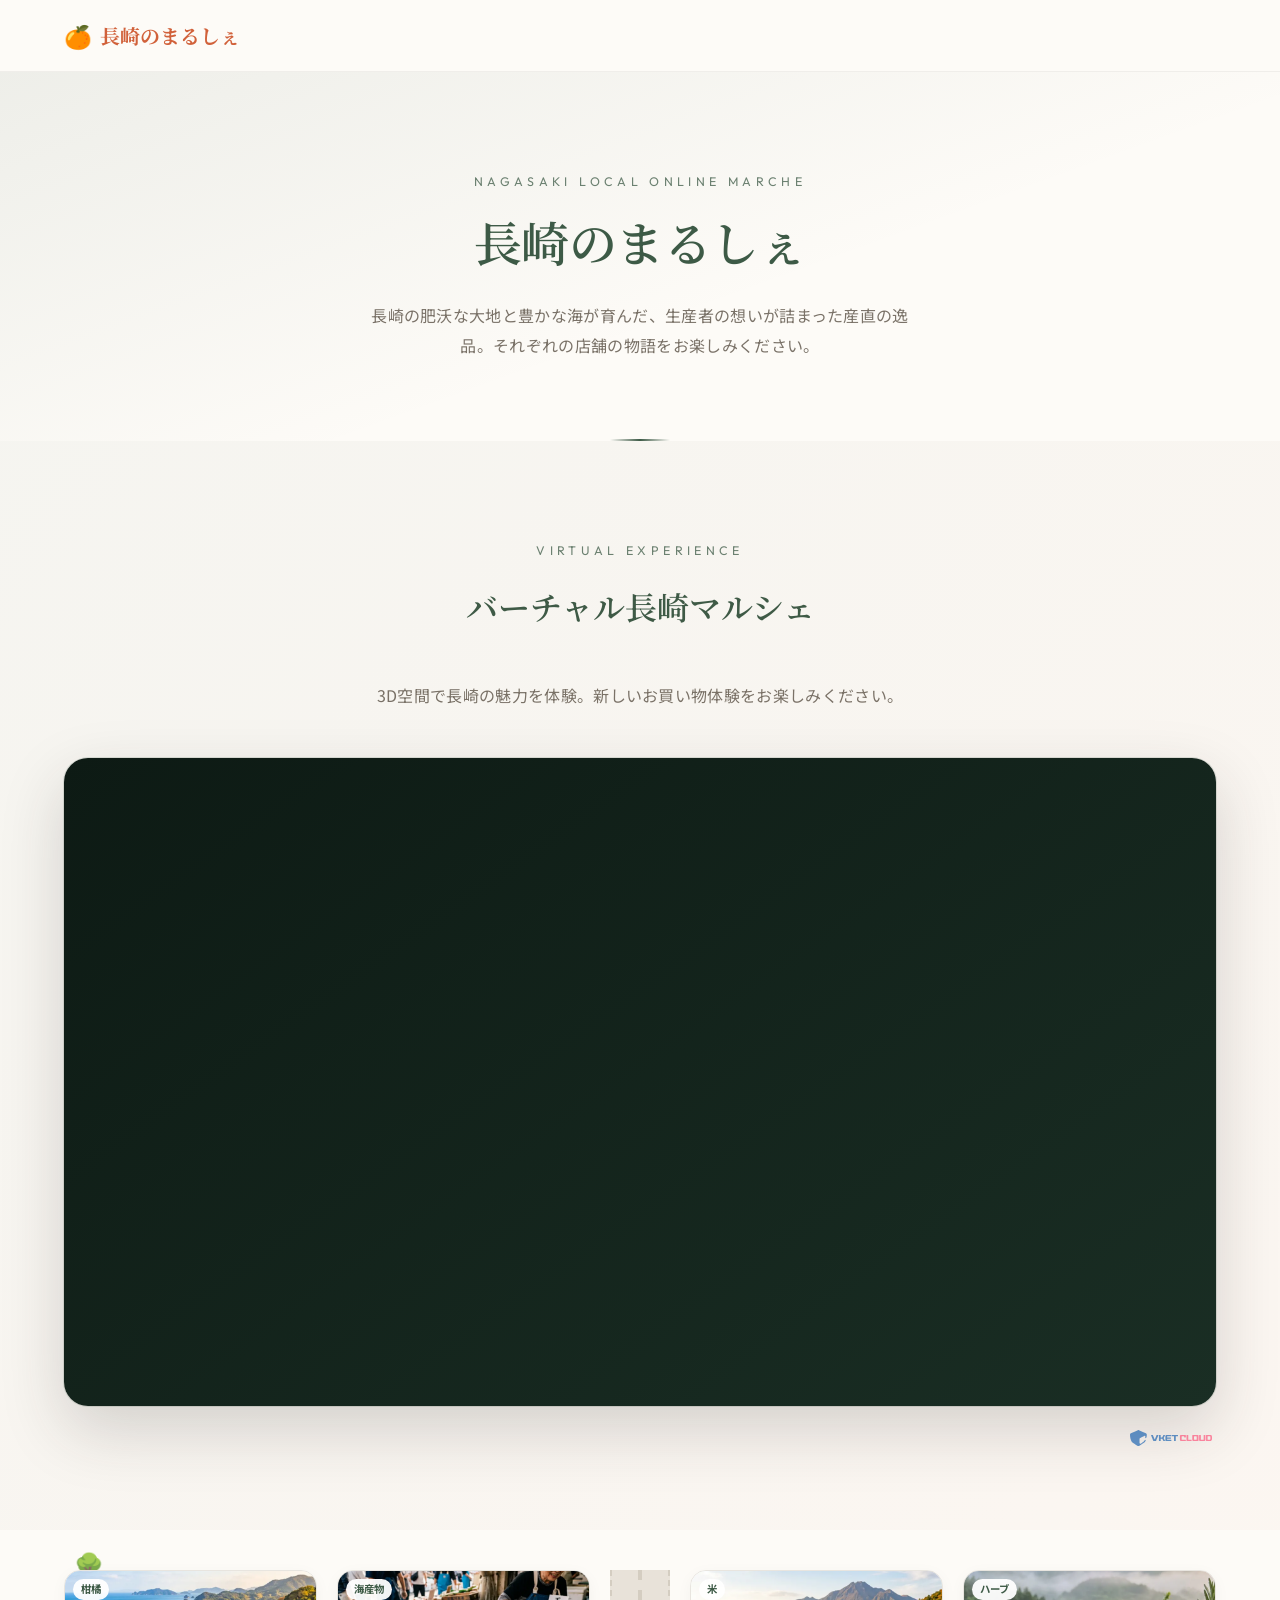
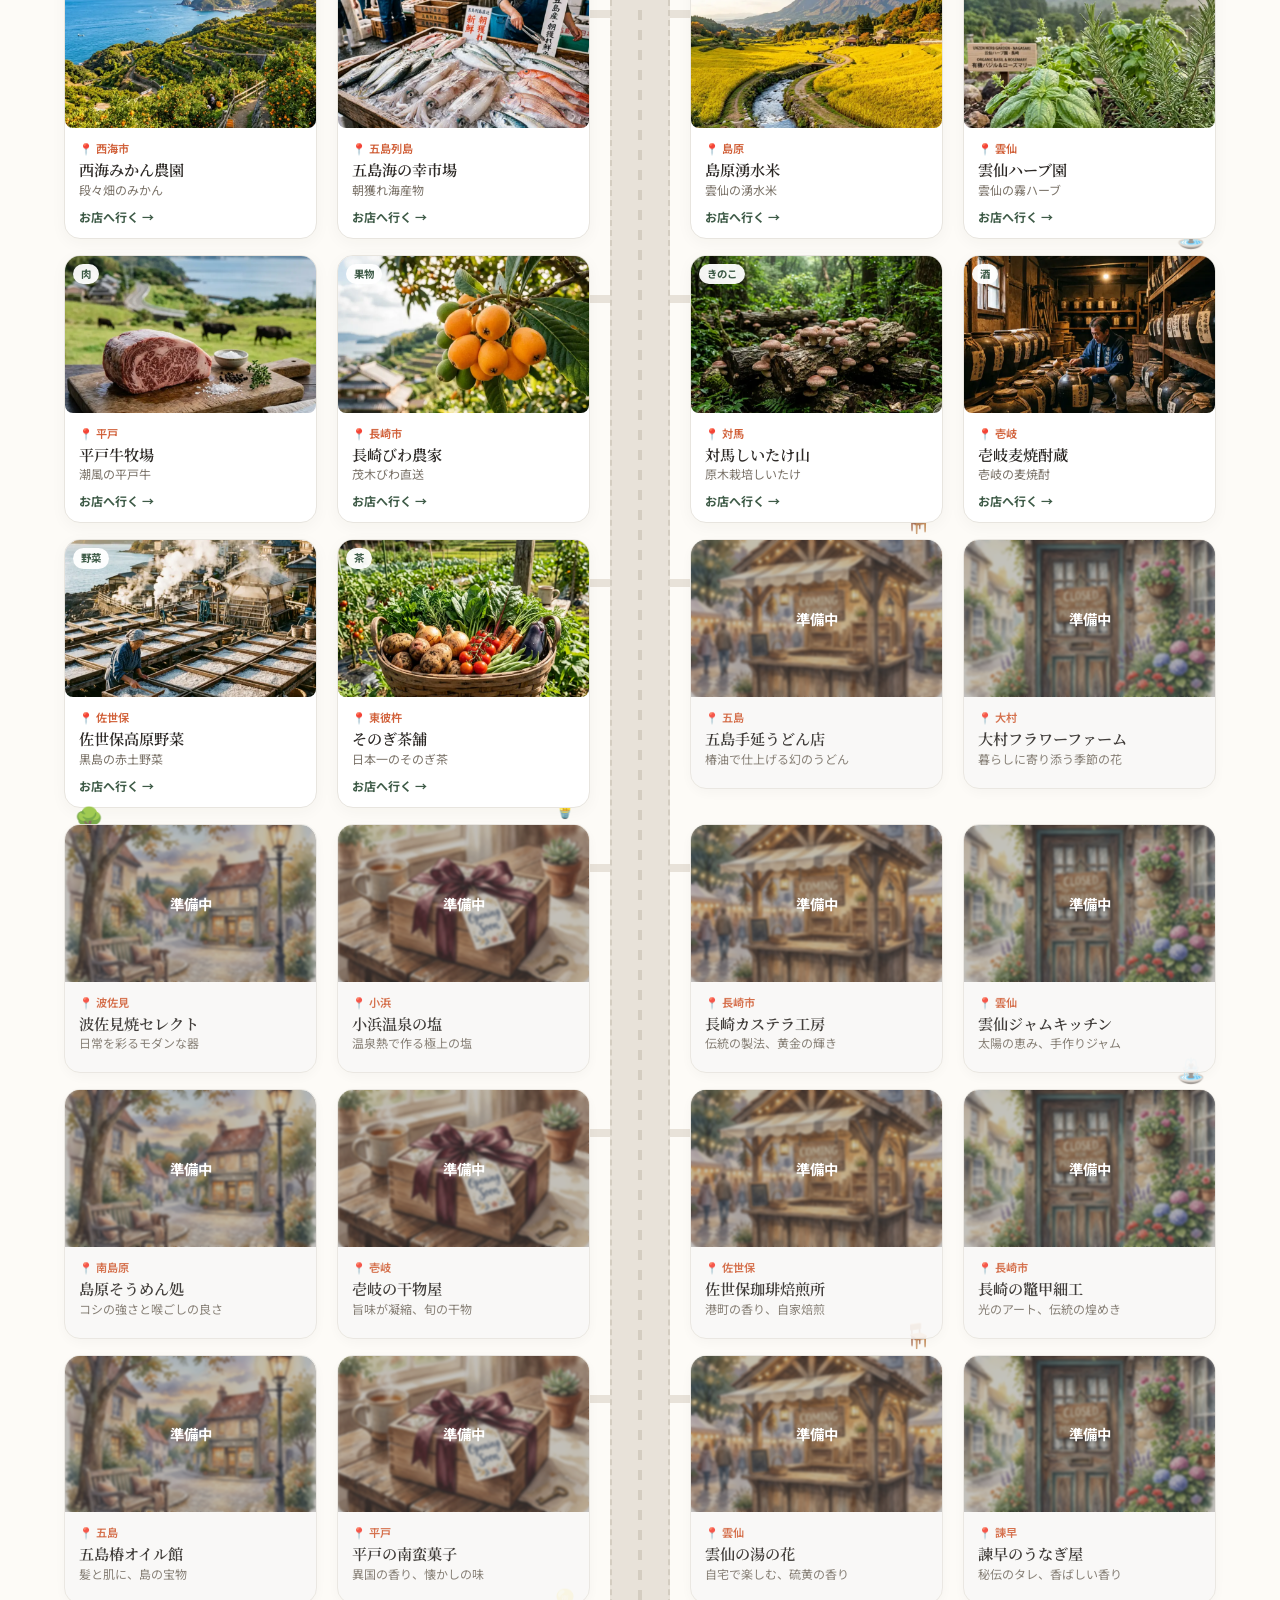
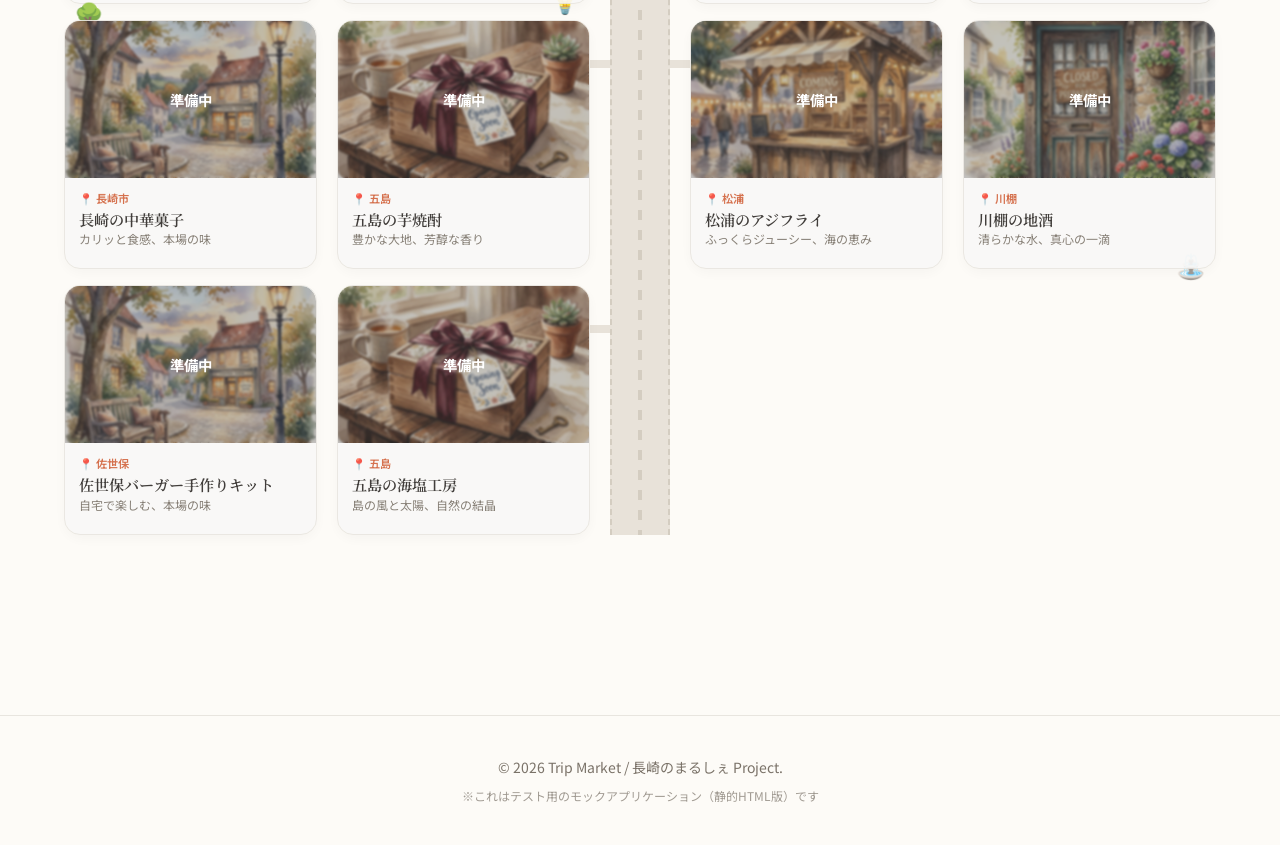
<file: index.html>
<!DOCTYPE html>
<html lang="ja">

<head>
    <meta charset="UTF-8">
    <meta name="viewport" content="width=device-width, initial-scale=1.0">
    <title>長崎のまるしぇ | 地域ECモック</title>
    <link rel="preconnect" href="https://fonts.googleapis.com">
    <link rel="preconnect" href="https://fonts.gstatic.com" crossorigin>
    <link
        href="https://fonts.googleapis.com/css2?family=Noto+Sans+JP:wght@400;500;700&family=Noto+Serif+JP:wght@400;600;900&family=Outfit:wght@300;400;600&display=swap"
        rel="stylesheet">
    <link rel="stylesheet" href="style.css">
    <meta name="theme-color" content="#fdfbf7">
</head>

<body>
    <header class="global-header">
        <a href="index.html" class="brand-logo">
            <span class="marche-icon">🍊</span> 長崎のまるしぇ
        </a>
        <div class="header-actions">
            <!-- Cart Button Removed -->
        </div>
    </header>

    <main>
        <section class="hero-section">
            <span class="hero-subtitle">Nagasaki Local Online Marche</span>
            <h1 class="hero-title serif">長崎のまるしぇ</h1>
            <p class="hero-desc">長崎の肥沃な大地と豊かな海が育んだ、生産者の想いが詰まった産直の逸品。それぞれの店舗の物語をお楽しみください。</p>
        </section>
        <section class="virtual-world-section">
            <span class="hero-subtitle">Virtual Experience</span>
            <h2 class="section-title">バーチャル長崎マルシェ</h2>
            <p class="hero-desc">3D空間で長崎の魅力を体験。新しいお買い物体験をお楽しみください。</p>
            <!-- PC: iframeでそのまま表示 -->
            <div class="virtual-world-container virtual-world-desktop">
                <iframe src="https://sion908.cloud.vket.com/worlds/piLrBUgY/main.html?worldid=piLrBUgY"
                    allow="camera; microphone; display-capture; autoplay; clipboard-write; xr-spatial-tracking"
                    allowfullscreen>
                </iframe>
            </div>
            <!-- スマホ: 外部リンクボタンで誘導 -->
            <div class="virtual-world-mobile">
                <div class="vw-mobile-art">🏙️</div>
                <p class="vw-mobile-caption">3D仮想空間を体験する</p>
                <p class="vw-mobile-note">ブラウザでフルスクリーン体験をお楽しみください</p>
                <a href="https://sion908.cloud.vket.com/worlds/piLrBUgY/main.html?worldid=piLrBUgY" target="_blank"
                    rel="noopener" class="vw-mobile-btn">
                    <span>🌐</span> バーチャル長崎マルシェを開く
                </a>
            </div>
            <div class="vket-attribution">
                <a href="https://vketcloud.com/" target="_blank" rel="noopener" class="vket-logo-link">
                    <img src="images/vketcloud_logo.svg" alt="Engineered by Vket Cloud">
                </a>
            </div>
        </section>

        <section class="shopping-district-container">
            <div id="shop-list" class="shopping-district">
                <div class="district-road"></div>
                <!-- Shops and decorations will be injected here -->
            </div>
        </section>
    </main>

    <footer class="global-footer">
        <p>&copy; 2026 Trip Market / 長崎のまるしぇ Project.</p>
        <p class="footnote">※これはテスト用のモックアプリケーション（静的HTML版）です</p>
    </footer>

    <script>
        async function initShoppingDistrict() {
            try {
                const shops = [
                    { "id": "shop01", "name": "西海みかん農園", "area": "西海市", "concept": "段々畑のみかん", "category": "柑橘", "image": "images/shop01_hero.webp", "link": "shop01.html", "status": "active" },
                    { "id": "shop02", "name": "五島海の幸市場", "area": "五島列島", "concept": "朝獲れ海産物", "category": "海産物", "image": "images/shop02_hero.webp", "link": "shop02.html", "status": "active" },
                    { "id": "shop03", "name": "島原湧水米", "area": "島原", "concept": "雲仙の湧水米", "category": "米", "image": "images/shop03_hero.webp", "link": "shop03.html", "status": "active" },
                    { "id": "shop04", "name": "雲仙ハーブ園", "area": "雲仙", "concept": "雲仙の霧ハーブ", "category": "ハーブ", "image": "images/shop04_hero.webp", "link": "shop04.html", "status": "active" },
                    { "id": "shop05", "name": "平戸牛牧場", "area": "平戸", "concept": "潮風の平戸牛", "category": "肉", "image": "images/shop05_hero.webp", "link": "shop05.html", "status": "active" },
                    { "id": "shop06", "name": "長崎びわ農家", "area": "長崎市", "concept": "茂木びわ直送", "category": "果物", "image": "images/shop06_hero.webp", "link": "shop06.html", "status": "active" },
                    { "id": "shop07", "name": "対馬しいたけ山", "area": "対馬", "concept": "原木栽培しいたけ", "category": "きのこ", "image": "images/shop07_hero.webp", "link": "shop07.html", "status": "active" },
                    { "id": "shop08", "name": "壱岐麦焼酎蔵", "area": "壱岐", "concept": "壱岐の麦焼酎", "category": "酒", "image": "images/shop08_hero.webp", "link": "shop08.html", "status": "active" },
                    { "id": "shop09", "name": "佐世保高原野菜", "area": "佐世保", "concept": "黒島の赤土野菜", "category": "野菜", "image": "images/shop09_hero.webp", "link": "shop09.html", "status": "active" },
                    { "id": "shop10", "name": "そのぎ茶舗", "area": "東彼杵", "concept": "日本一のそのぎ茶", "category": "茶", "image": "images/shop10_hero.webp", "link": "shop10.html", "status": "active" },
                    { "id": "shop11", "name": "五島手延うどん店", "area": "五島", "concept": "椿油で仕上げる幻のうどん", "category": "麺類", "image": "coming_soon_01.webp", "status": "coming-soon" },
                    { "id": "shop12", "name": "大村フラワーファーム", "area": "大村", "concept": "暮らしに寄り添う季節の花", "category": "花", "image": "coming_soon_02.webp", "status": "coming-soon" },
                    { "id": "shop13", "name": "波佐見焼セレクト", "area": "波佐見", "concept": "日常を彩るモダンな器", "category": "工芸", "image": "coming_soon_03.webp", "status": "coming-soon" },
                    { "id": "shop14", "name": "小浜温泉の塩", "area": "小浜", "concept": "温泉熱で作る極上の塩", "category": "調味料", "image": "coming_soon_04.webp", "status": "coming-soon" },
                    { "id": "shop15", "name": "長崎カステラ工房", "area": "長崎市", "concept": "伝統の製法、黄金の輝き", "category": "菓子", "image": "coming_soon_01.webp", "status": "coming-soon" },
                    { "id": "shop16", "name": "雲仙ジャムキッチン", "area": "雲仙", "concept": "太陽の恵み、手作りジャム", "category": "加工食品", "image": "coming_soon_02.webp", "status": "coming-soon" },
                    { "id": "shop17", "name": "島原そうめん処", "area": "南島原", "concept": "コシの強さと喉ごしの良さ", "category": "麺類", "image": "coming_soon_03.webp", "status": "coming-soon" },
                    { "id": "shop18", "name": "壱岐の干物屋", "area": "壱岐", "concept": "旨味が凝縮、旬の干物", "category": "海産物", "image": "coming_soon_04.webp", "status": "coming-soon" },
                    { "id": "shop19", "name": "佐世保珈琲焙煎所", "area": "佐世保", "concept": "港町の香り、自家焙煎", "category": "飲料", "image": "coming_soon_01.webp", "status": "coming-soon" },
                    { "id": "shop20", "name": "長崎の鼈甲細工", "area": "長崎市", "concept": "光のアート、伝統の煌めき", "category": "伝統工芸", "image": "coming_soon_02.webp", "status": "coming-soon" },
                    { "id": "shop21", "name": "五島椿オイル館", "area": "五島", "concept": "髪と肌に、島の宝物", "category": "美容", "image": "coming_soon_03.webp", "status": "coming-soon" },
                    { "id": "shop22", "name": "平戸の南蛮菓子", "area": "平戸", "concept": "異国の香り、懐かしの味", "category": "菓子", "image": "coming_soon_04.webp", "status": "coming-soon" },
                    { "id": "shop23", "name": "雲仙の湯の花", "area": "雲仙", "concept": "自宅で楽しむ、硫黄の香り", "category": "雑貨", "image": "coming_soon_01.webp", "status": "coming-soon" },
                    { "id": "shop24", "name": "諫早のうなぎ屋", "area": "諫早", "concept": "秘伝のタレ、香ばしい香り", "category": "惣菜", "image": "coming_soon_02.webp", "status": "coming-soon" },
                    { "id": "shop25", "name": "長崎の中華菓子", "area": "長崎市", "concept": "カリッと食感、本場の味", "category": "菓子", "image": "coming_soon_03.webp", "status": "coming-soon" },
                    { "id": "shop26", "name": "五島の芋焼酎", "area": "五島", "concept": "豊かな大地、芳醇な香り", "category": "酒", "image": "coming_soon_04.webp", "status": "coming-soon" },
                    { "id": "shop27", "name": "松浦のアジフライ", "area": "松浦", "concept": "ふっくらジューシー、海の恵み", "category": "惣菜", "image": "coming_soon_01.webp", "status": "coming-soon" },
                    { "id": "shop28", "name": "川棚の地酒", "area": "川棚", "concept": "清らかな水、真心の一滴", "category": "酒", "image": "coming_soon_02.webp", "status": "coming-soon" },
                    { "id": "shop29", "name": "佐世保バーガー手作りキット", "area": "佐世保", "concept": "自宅で楽しむ、本場の味", "category": "加工食品", "image": "coming_soon_03.webp", "status": "coming-soon" },
                    { "id": "shop30", "name": "五島の海塩工房", "area": "五島", "concept": "島の風と太陽、自然の結晶", "category": "調味料", "image": "coming_soon_04.webp", "status": "coming-soon" }
                ];
                const container = document.getElementById('shop-list');

                // Layout pattern: outer-left, inner-left, inner-right, outer-right
                const sides = ['side-left-outer', 'side-left-inner', 'side-right-inner', 'side-right-outer'];

                // Decorations to sprinkle in randomly or at specific intervals
                const decorations = [
                    { type: 'tree', icons: ['🌳', '🌲', '🌴'] },
                    { type: 'lamp', icon: '💡' },
                    { type: 'bench', icon: '🪑' },
                    { type: 'fountain', icon: '⛲' }
                ];

                shops.forEach((shop, index) => {
                    const sideClass = sides[index % 4];
                    const entry = document.createElement('div');
                    entry.className = `district-entry ${sideClass}`;

                    // Sprinkle decorations
                    if (index % 3 === 0) {
                        const decoWrap = document.createElement('div');
                        if (index % 12 === 0) decoWrap.className = 'street-tree';
                        else if (index % 8 === 0) decoWrap.className = 'street-lamp';
                        else if (index % 10 === 0) decoWrap.className = 'street-fountain';
                        else decoWrap.className = 'street-bench';

                        const deco = decorations[index % decorations.length];
                        decoWrap.textContent = deco.icons ? deco.icons[index % deco.icons.length] : deco.icon;
                        entry.appendChild(decoWrap);
                    }

                    if (sideClass.includes('inner')) {
                        const path = document.createElement('div');
                        path.className = 'entry-path';
                        entry.appendChild(path);
                    }

                    const isComingSoon = shop.status === 'coming-soon';
                    const imagePath = isComingSoon ? `images/${shop.image}` : shop.image;

                    const html = isComingSoon ? `
                        <div class="shop-card status-coming-soon">
                            <div class="shop-card-img-wrap">
                                <img src="${imagePath}" class="shop-card-img" loading="lazy">
                                <span class="status-badge">準備中</span>
                            </div>
                            <div class="shop-card-body">
                                <div class="shop-card-area">📍 ${shop.area}</div>
                                <h3 class="shop-card-title serif">${shop.name}</h3>
                                <p class="shop-card-concept">${shop.concept}</p>
                            </div>
                        </div>
                    ` : `
                        <a href="${shop.link}" class="shop-card">
                            <div class="shop-card-img-wrap">
                                <span class="shop-category-badge">${shop.category}</span>
                                <img src="${imagePath}" alt="${shop.name}" class="shop-card-img" loading="lazy">
                            </div>
                            <div class="shop-card-body">
                                <div class="shop-card-area">📍 ${shop.area}</div>
                                <h3 class="shop-card-title serif">${shop.name}</h3>
                                <p class="shop-card-concept">${shop.concept}</p>
                                <div class="shop-card-action">お店へ行く →</div>
                            </div>
                        </a>
                    `;

                    const temp = document.createElement('div');
                    temp.innerHTML = html.trim();
                    entry.appendChild(temp.firstChild);
                    container.appendChild(entry);
                });
            } catch (error) {
                console.error('Error loading shops:', error);
            }
        }

        document.addEventListener('DOMContentLoaded', initShoppingDistrict);
    </script>
</body>

</html>
</file>
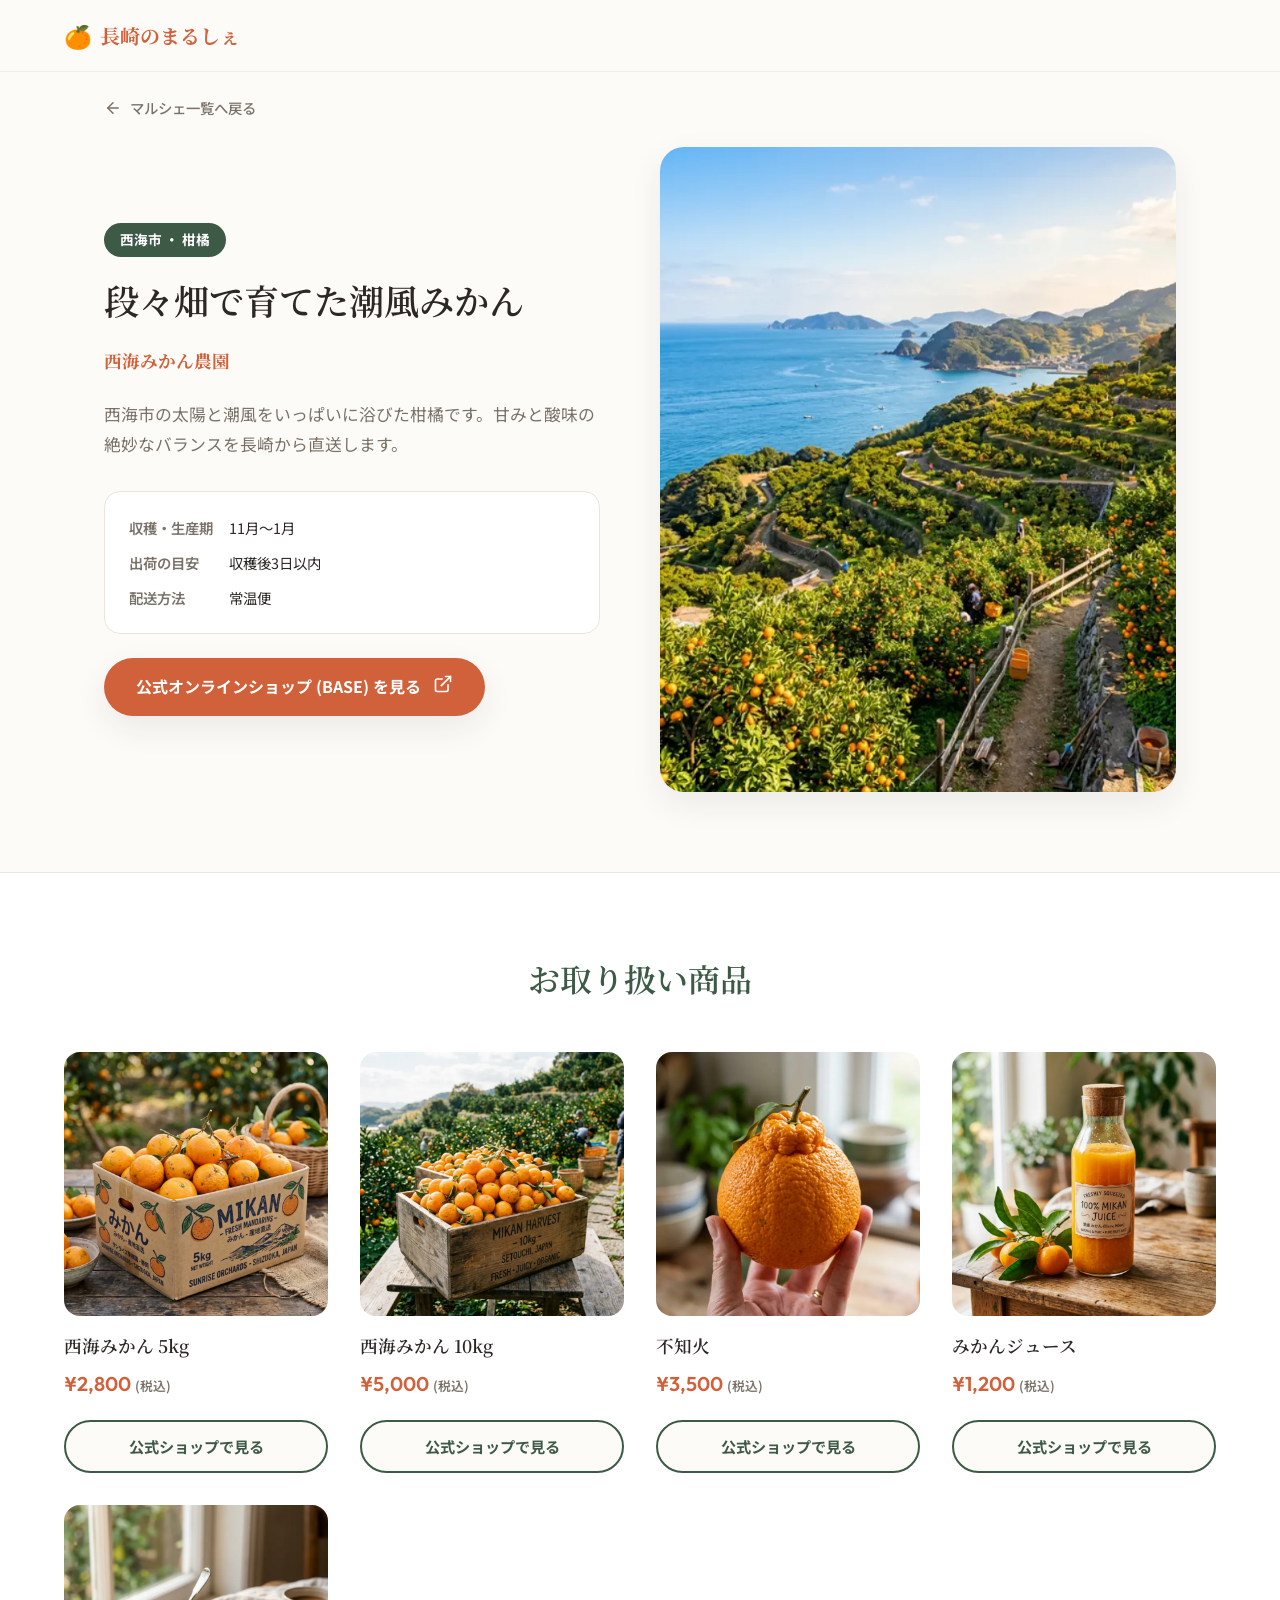
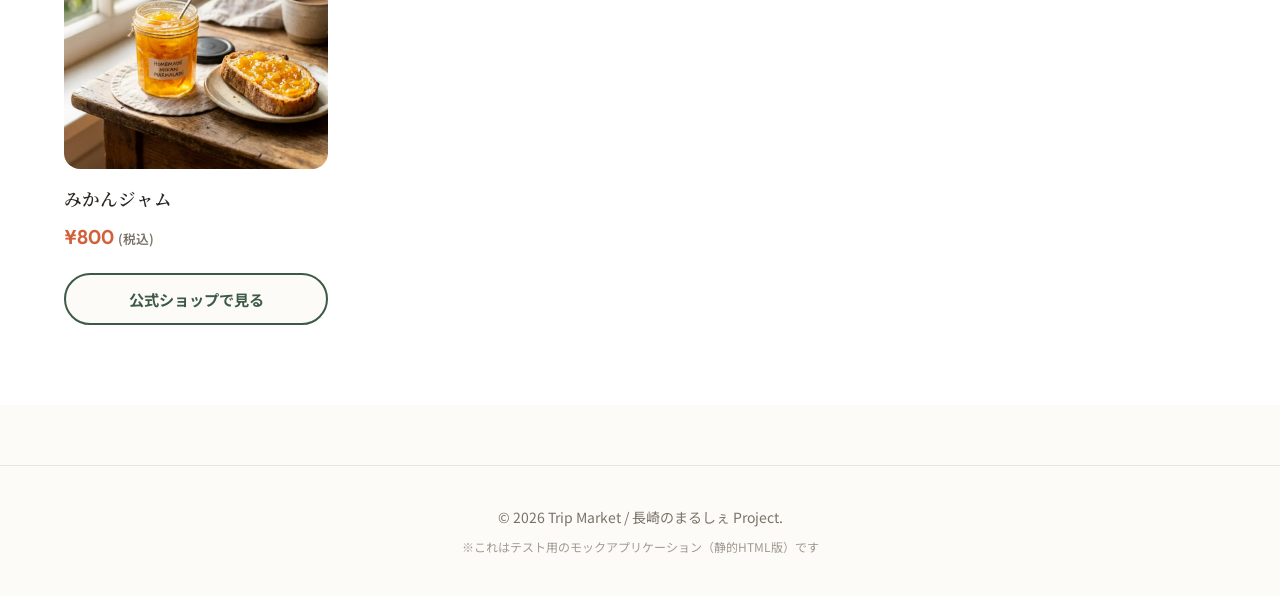
<file: shop01.html>
<!DOCTYPE html>
<html lang="ja">

<head>
    <meta charset="UTF-8">
    <meta name="viewport" content="width=device-width, initial-scale=1.0">
    <title>西海みかん農園 | 長崎のまるしぇ</title>
    <link rel="preconnect" href="https://fonts.googleapis.com">
    <link rel="preconnect" href="https://fonts.gstatic.com" crossorigin>
    <link
        href="https://fonts.googleapis.com/css2?family=Noto+Sans+JP:wght@400;500;700&family=Noto+Serif+JP:wght@400;600;900&family=Outfit:wght@300;400;600&display=swap"
        rel="stylesheet">
    <link rel="stylesheet" href="style.css">
    <meta name="theme-color" content="#fdfbf7">
</head>

<body>
    <header class="global-header">
        <a href="index.html" class="brand-logo">
            <span class="marche-icon">🍊</span> 長崎のまるしぇ
        </a>
        <div class="header-actions">
            <!-- Cart Button Removed -->
        </div>
    </header>

    <main>
        <div class="shop-view">
            <div class="shop-nav">
                <a href="index.html" class="back-btn">
                    <svg width="18" height="18" viewBox="0 0 24 24" fill="none" stroke="currentColor" stroke-width="2"
                        stroke-linecap="round" stroke-linejoin="round">
                        <line x1="19" y1="12" x2="5" y2="12"></line>
                        <polyline points="12 19 5 12 12 5"></polyline>
                    </svg>
                    マルシェ一覧へ戻る
                </a>
            </div>
            <div class="shop-hero">
                <div class="shop-hero-content">
                    <span class="shop-hero-area">西海市 ・ 柑橘</span>
                    <h1 class="shop-hero-concept serif">段々畑で育てた潮風みかん</h1>
                    <h2 class="shop-hero-name">西海みかん農園</h2>
                    <p class="shop-hero-desc">西海市の太陽と潮風をいっぱいに浴びた柑橘です。甘みと酸味の絶妙なバランスを長崎から直送します。</p>
                    <div class="shop-meta-info">
                        <div class="shop-meta-item">
                            <span class="shop-meta-label">収穫・生産期</span>
                            <span class="shop-meta-value">11月〜1月</span>
                        </div>
                        <div class="shop-meta-item">
                            <span class="shop-meta-label">出荷の目安</span>
                            <span class="shop-meta-value">収穫後3日以内</span>
                        </div>
                        <div class="shop-meta-item">
                            <span class="shop-meta-label">配送方法</span>
                            <span class="shop-meta-value">常温便</span>
                        </div>
                    </div>
                    <a href="https://thebase.in/" target="_blank" rel="noopener" class="shop-external-link">
                        公式オンラインショップ (BASE) を見る
                        <svg width="20" height="20" viewBox="0 0 24 24" fill="none" stroke="currentColor"
                            stroke-width="2" stroke-linecap="round" stroke-linejoin="round">
                            <path d="M18 13v6a2 2 0 0 1-2 2H5a2 2 0 0 1-2-2V8a2 2 0 0 1 2-2h6"></path>
                            <polyline points="15 3 21 3 21 9"></polyline>
                            <line x1="10" y1="14" x2="21" y2="3"></line>
                        </svg>
                    </a>
                </div>
                <div class="shop-hero-image">
                    <img src="images/shop01_hero.webp" alt="西海みかん農園のイメージ">
                </div>
            </div>
            <div class="products-section">
                <div class="products-section-inner">
                    <h3 class="section-title serif">お取り扱い商品</h3>
                    <div class="products-grid">

                        <div class="product-card">
                            <div class="product-img-wrap">
                                <img src="images/shop01_p1.webp" alt="西海みかん 5kg" class="product-img" loading="lazy">
                            </div>
                            <div class="product-info">
                                <h4 class="product-name">西海みかん 5kg</h4>
                                <div class="product-price">&yen;2,800 <span>(税込)</span></div>
                                <a href="https://thebase.in/" target="_blank" rel="noopener" class="primary-action-btn">
                                    公式ショップで見る
                                </a>
                            </div>
                        </div>

                        <div class="product-card">
                            <div class="product-img-wrap">
                                <img src="images/shop01_p2.webp" alt="西海みかん 10kg" class="product-img" loading="lazy">
                            </div>
                            <div class="product-info">
                                <h4 class="product-name">西海みかん 10kg</h4>
                                <div class="product-price">&yen;5,000 <span>(税込)</span></div>
                                <a href="https://thebase.in/" target="_blank" rel="noopener" class="primary-action-btn">
                                    公式ショップで見る
                                </a>
                            </div>
                        </div>

                        <div class="product-card">
                            <div class="product-img-wrap">
                                <img src="images/shop01_p3.webp" alt="不知火" class="product-img" loading="lazy">
                            </div>
                            <div class="product-info">
                                <h4 class="product-name">不知火</h4>
                                <div class="product-price">&yen;3,500 <span>(税込)</span></div>
                                <a href="https://thebase.in/" target="_blank" rel="noopener" class="primary-action-btn">
                                    公式ショップで見る
                                </a>
                            </div>
                        </div>

                        <div class="product-card">
                            <div class="product-img-wrap">
                                <img src="images/shop01_p4.webp" alt="みかんジュース" class="product-img" loading="lazy">
                            </div>
                            <div class="product-info">
                                <h4 class="product-name">みかんジュース</h4>
                                <div class="product-price">&yen;1,200 <span>(税込)</span></div>
                                <a href="https://thebase.in/" target="_blank" rel="noopener" class="primary-action-btn">
                                    公式ショップで見る
                                </a>
                            </div>
                        </div>

                        <div class="product-card">
                            <div class="product-img-wrap">
                                <img src="images/shop01_p5.webp" alt="みかんジャム" class="product-img" loading="lazy">
                            </div>
                            <div class="product-info">
                                <h4 class="product-name">みかんジャム</h4>
                                <div class="product-price">&yen;800 <span>(税込)</span></div>
                                <a href="https://thebase.in/" target="_blank" rel="noopener" class="primary-action-btn">
                                    公式ショップで見る
                                </a>
                            </div>
                        </div>

                    </div>
                </div>
            </div>
        </div>
    </main>

    <footer class="global-footer">
        <p>&copy; 2026 Trip Market / 長崎のまるしぇ Project.</p>
        <p class="footnote">※これはテスト用のモックアプリケーション（静的HTML版）です</p>
    </footer>
    <script>
        // Shop interaction logic
    </script>
</body>

</html>
</file>
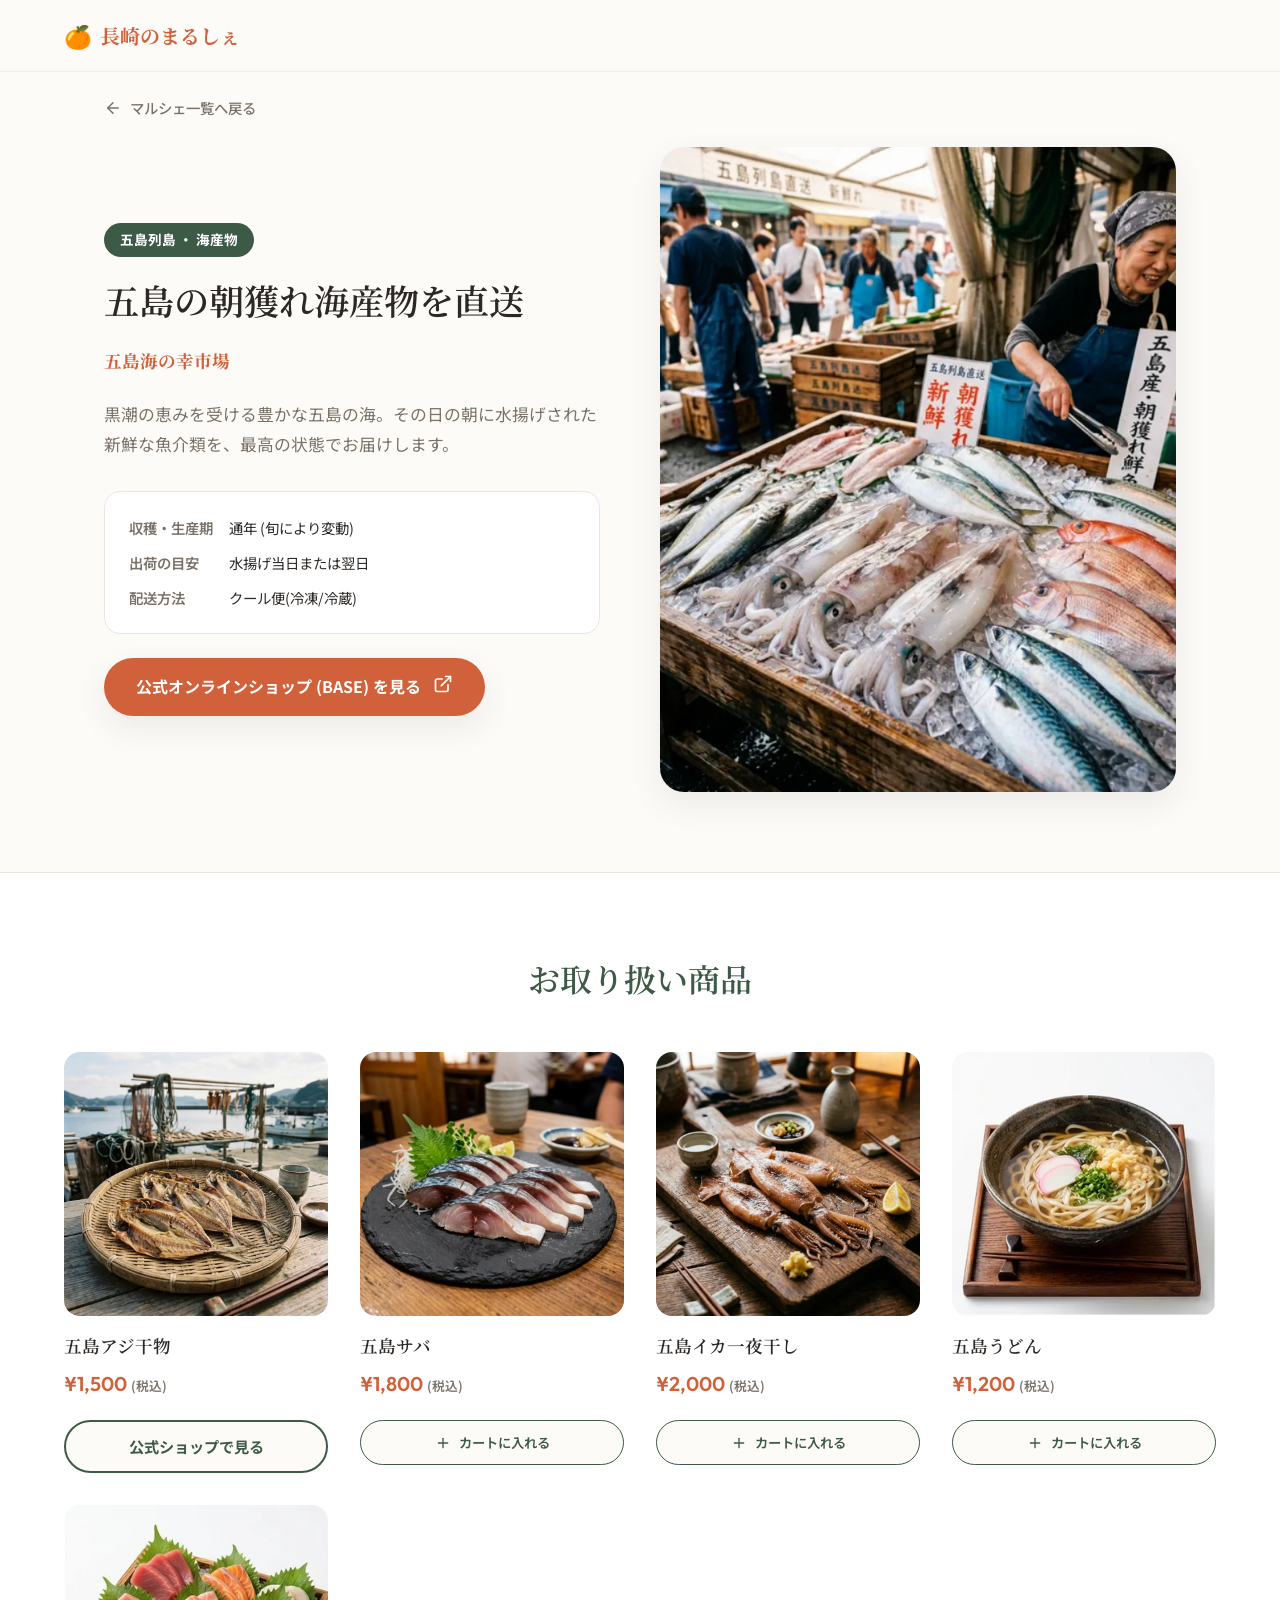
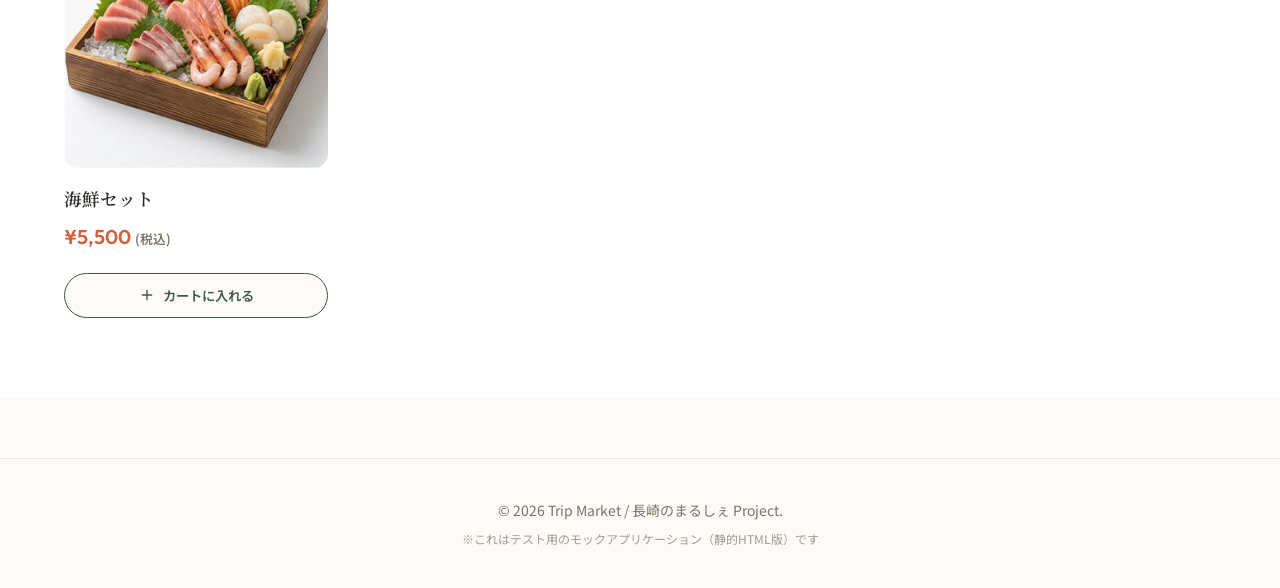
<file: shop02.html>
<!DOCTYPE html>
<html lang="ja">

<head>
    <meta charset="UTF-8">
    <meta name="viewport" content="width=device-width, initial-scale=1.0">
    <title>五島海の幸市場 | 長崎のまるしぇ</title>
    <link rel="preconnect" href="https://fonts.googleapis.com">
    <link rel="preconnect" href="https://fonts.gstatic.com" crossorigin>
    <link
        href="https://fonts.googleapis.com/css2?family=Noto+Sans+JP:wght@400;500;700&family=Noto+Serif+JP:wght@400;600;900&family=Outfit:wght@300;400;600&display=swap"
        rel="stylesheet">
    <link rel="stylesheet" href="style.css">
    <meta name="theme-color" content="#fdfbf7">
</head>

<body>
    <header class="global-header">
        <a href="index.html" class="brand-logo">
            <span class="marche-icon">🍊</span> 長崎のまるしぇ
        </a>
        <div class="header-actions">
            <!-- Cart Button Removed -->
        </div>
    </header>

    <main>
        <div class="shop-view">
            <div class="shop-nav">
                <a href="index.html" class="back-btn">
                    <svg width="18" height="18" viewBox="0 0 24 24" fill="none" stroke="currentColor" stroke-width="2"
                        stroke-linecap="round" stroke-linejoin="round">
                        <line x1="19" y1="12" x2="5" y2="12"></line>
                        <polyline points="12 19 5 12 12 5"></polyline>
                    </svg>
                    マルシェ一覧へ戻る
                </a>
            </div>
            <div class="shop-hero">
                <div class="shop-hero-content">
                    <span class="shop-hero-area">五島列島 ・ 海産物</span>
                    <h1 class="shop-hero-concept serif">五島の朝獲れ海産物を直送</h1>
                    <h2 class="shop-hero-name">五島海の幸市場</h2>
                    <p class="shop-hero-desc">黒潮の恵みを受ける豊かな五島の海。その日の朝に水揚げされた新鮮な魚介類を、最高の状態でお届けします。</p>
                    <div class="shop-meta-info">
                        <div class="shop-meta-item">
                            <span class="shop-meta-label">収穫・生産期</span>
                            <span class="shop-meta-value">通年 (旬により変動)</span>
                        </div>
                        <div class="shop-meta-item">
                            <span class="shop-meta-label">出荷の目安</span>
                            <span class="shop-meta-value">水揚げ当日または翌日</span>
                        </div>
                        <div class="shop-meta-item">
                            <span class="shop-meta-label">配送方法</span>
                            <span class="shop-meta-value">クール便(冷凍/冷蔵)</span>
                        </div>
                    </div>
                    <a href="https://thebase.in/" target="_blank" rel="noopener" class="shop-external-link">
                        公式オンラインショップ (BASE) を見る
                        <svg width="20" height="20" viewBox="0 0 24 24" fill="none" stroke="currentColor"
                            stroke-width="2" stroke-linecap="round" stroke-linejoin="round">
                            <path d="M18 13v6a2 2 0 0 1-2 2H5a2 2 0 0 1-2-2V8a2 2 0 0 1 2-2h6"></path>
                            <polyline points="15 3 21 3 21 9"></polyline>
                            <line x1="10" y1="14" x2="21" y2="3"></line>
                        </svg>
                    </a>
                </div>
                <div class="shop-hero-image">
                    <img src="images/shop02_hero.webp" alt="五島海の幸市場のイメージ">
                </div>
            </div>
            <div class="products-section">
                <div class="products-section-inner">
                    <h3 class="section-title serif">お取り扱い商品</h3>
                    <div class="products-grid">

                        <div class="product-card">
                            <div class="product-img-wrap">
                                <img src="images/shop02_p1.webp" alt="五島アジ干物" class="product-img" loading="lazy">
                            </div>
                            <div class="product-info">
                                <h4 class="product-name">五島アジ干物</h4>
                                <div class="product-price">&yen;1,500 <span>(税込)</span></div>
                                <a href="https://thebase.in/" target="_blank" rel="noopener" class="primary-action-btn">
                                    公式ショップで見る
                                </a>
                            </div>
                        </div>

                        <div class="product-card">
                            <div class="product-img-wrap">
                                <img src="images/shop02_p2.webp" alt="五島サバ" class="product-img" loading="lazy">
                            </div>
                            <div class="product-info">
                                <h4 class="product-name">五島サバ</h4>
                                <div class="product-price">&yen;1,800 <span>(税込)</span></div>
                                <button class="add-cart-btn" onclick="addToCart('p007')">
                                    <svg width="16" height="16" viewBox="0 0 24 24" fill="none" stroke="currentColor"
                                        stroke-width="2" stroke-linecap="round" stroke-linejoin="round">
                                        <line x1="12" y1="5" x2="12" y2="19"></line>
                                        <line x1="5" y1="12" x2="19" y2="12"></line>
                                    </svg>
                                    カートに入れる
                                </button>
                            </div>
                        </div>

                        <div class="product-card">
                            <div class="product-img-wrap">
                                <img src="images/shop02_p3.webp" alt="五島イカ一夜干し" class="product-img" loading="lazy">
                            </div>
                            <div class="product-info">
                                <h4 class="product-name">五島イカ一夜干し</h4>
                                <div class="product-price">&yen;2,000 <span>(税込)</span></div>
                                <button class="add-cart-btn" onclick="addToCart('p008')">
                                    <svg width="16" height="16" viewBox="0 0 24 24" fill="none" stroke="currentColor"
                                        stroke-width="2" stroke-linecap="round" stroke-linejoin="round">
                                        <line x1="12" y1="5" x2="12" y2="19"></line>
                                        <line x1="5" y1="12" x2="19" y2="12"></line>
                                    </svg>
                                    カートに入れる
                                </button>
                            </div>
                        </div>

                        <div class="product-card">
                            <div class="product-img-wrap">
                                <img src="images/shop02_p4.webp" alt="五島うどん" class="product-img" loading="lazy">
                            </div>
                            <div class="product-info">
                                <h4 class="product-name">五島うどん</h4>
                                <div class="product-price">&yen;1,200 <span>(税込)</span></div>
                                <button class="add-cart-btn" onclick="addToCart('p009')">
                                    <svg width="16" height="16" viewBox="0 0 24 24" fill="none" stroke="currentColor"
                                        stroke-width="2" stroke-linecap="round" stroke-linejoin="round">
                                        <line x1="12" y1="5" x2="12" y2="19"></line>
                                        <line x1="5" y1="12" x2="19" y2="12"></line>
                                    </svg>
                                    カートに入れる
                                </button>
                            </div>
                        </div>

                        <div class="product-card">
                            <div class="product-img-wrap">
                                <img src="images/shop02_p5.webp" alt="海鮮セット" class="product-img" loading="lazy">
                            </div>
                            <div class="product-info">
                                <h4 class="product-name">海鮮セット</h4>
                                <div class="product-price">&yen;5,500 <span>(税込)</span></div>
                                <button class="add-cart-btn" onclick="addToCart('p010')">
                                    <svg width="16" height="16" viewBox="0 0 24 24" fill="none" stroke="currentColor"
                                        stroke-width="2" stroke-linecap="round" stroke-linejoin="round">
                                        <line x1="12" y1="5" x2="12" y2="19"></line>
                                        <line x1="5" y1="12" x2="19" y2="12"></line>
                                    </svg>
                                    カートに入れる
                                </button>
                            </div>
                        </div>

                    </div>
                </div>
            </div>
        </div>
    </main>

    <footer class="global-footer">
        <p>&copy; 2026 Trip Market / 長崎のまるしぇ Project.</p>
        <p class="footnote">※これはテスト用のモックアプリケーション（静的HTML版）です</p>
    </footer>
    <script>
        // Shop interaction logic
    </script>
</body>

</html>
</file>
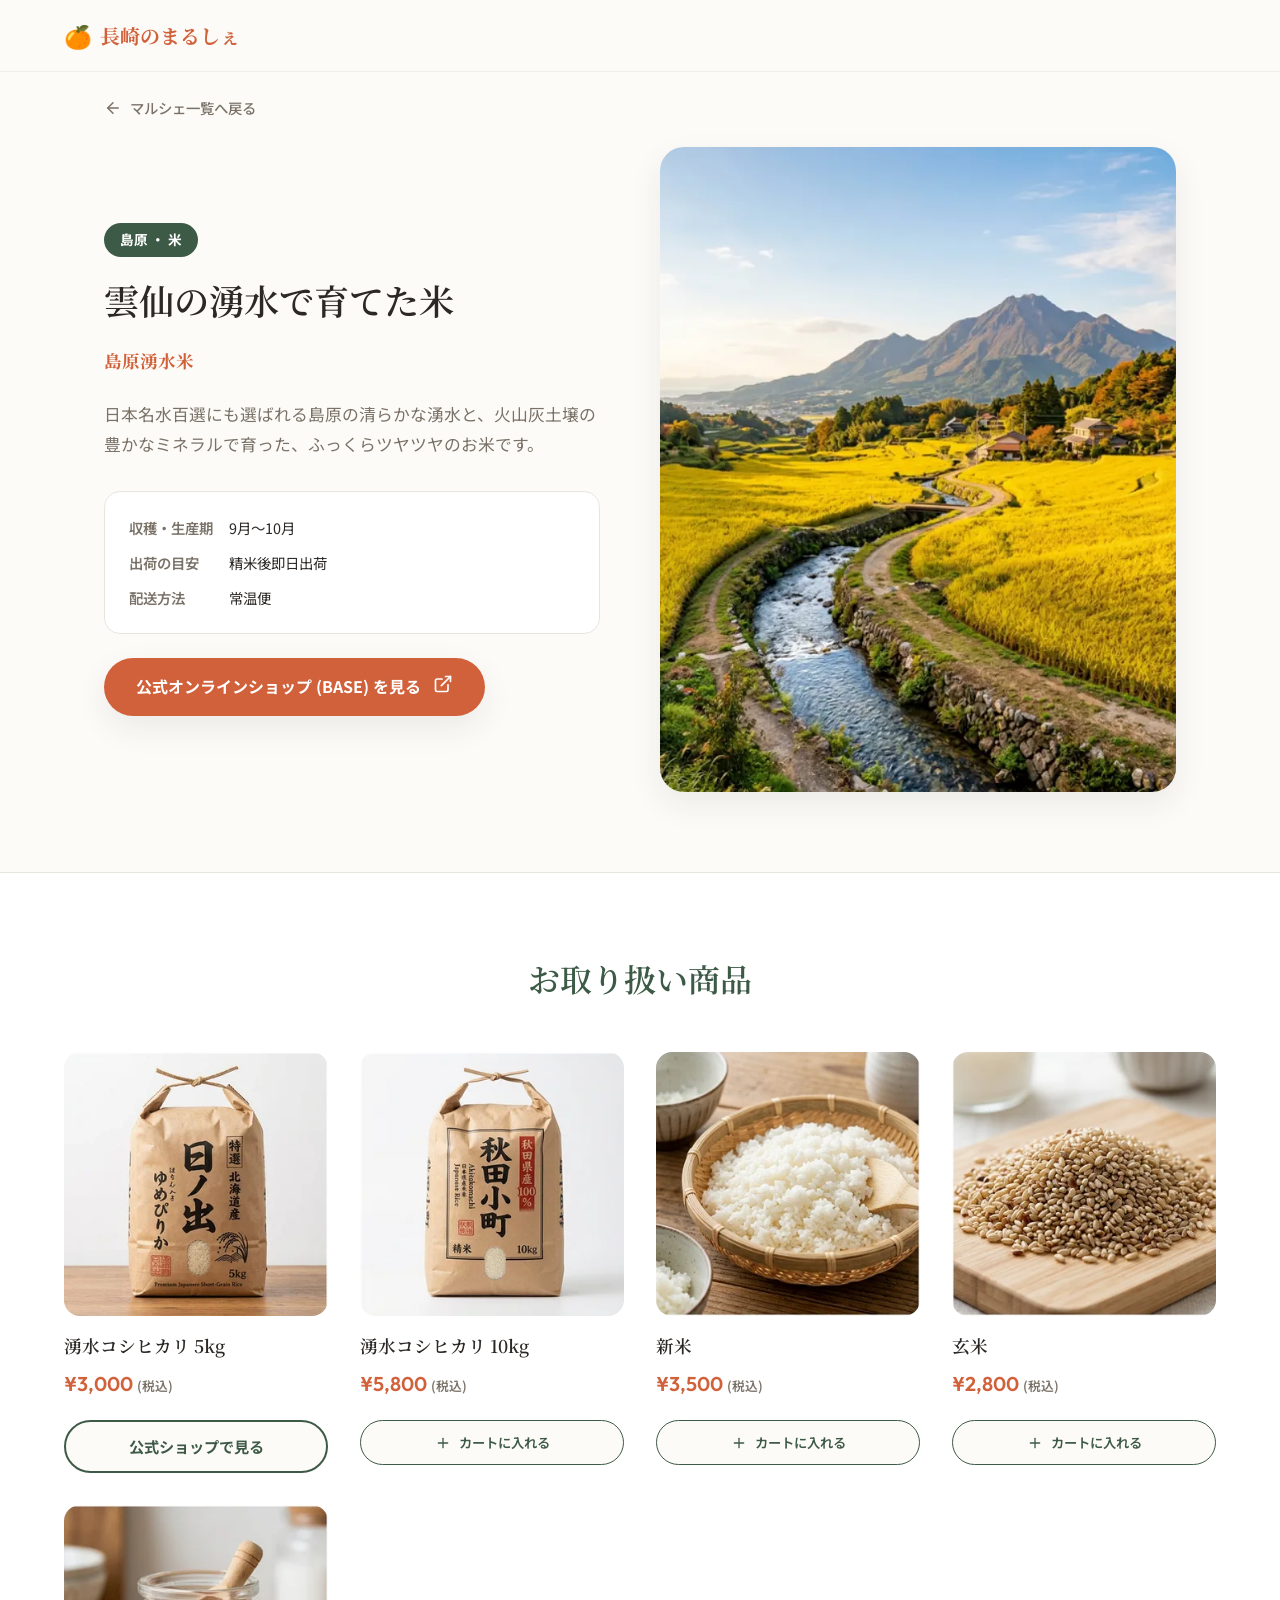
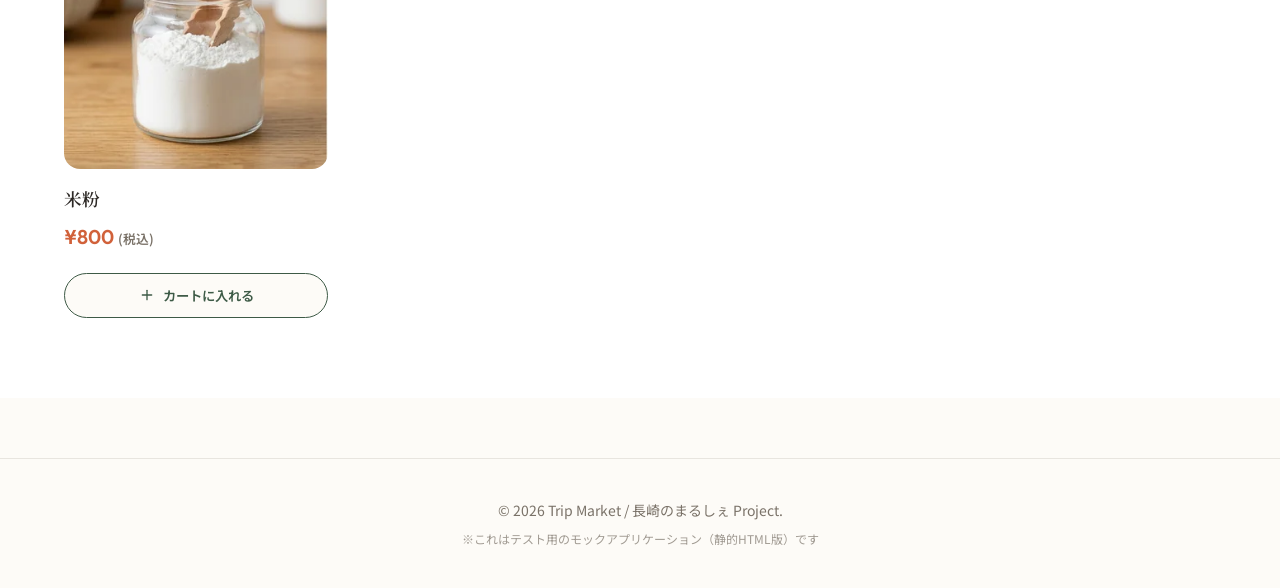
<file: shop03.html>
<!DOCTYPE html>
<html lang="ja">

<head>
    <meta charset="UTF-8">
    <meta name="viewport" content="width=device-width, initial-scale=1.0">
    <title>島原湧水米 | 長崎のまるしぇ</title>
    <link rel="preconnect" href="https://fonts.googleapis.com">
    <link rel="preconnect" href="https://fonts.gstatic.com" crossorigin>
    <link
        href="https://fonts.googleapis.com/css2?family=Noto+Sans+JP:wght@400;500;700&family=Noto+Serif+JP:wght@400;600;900&family=Outfit:wght@300;400;600&display=swap"
        rel="stylesheet">
    <link rel="stylesheet" href="style.css">
    <meta name="theme-color" content="#fdfbf7">
</head>

<body>
    <header class="global-header">
        <a href="index.html" class="brand-logo">
            <span class="marche-icon">🍊</span> 長崎のまるしぇ
        </a>
        <div class="header-actions">
            <!-- Cart Button Removed -->
        </div>
    </header>

    <main>
        <div class="shop-view">
            <div class="shop-nav">
                <a href="index.html" class="back-btn">
                    <svg width="18" height="18" viewBox="0 0 24 24" fill="none" stroke="currentColor" stroke-width="2"
                        stroke-linecap="round" stroke-linejoin="round">
                        <line x1="19" y1="12" x2="5" y2="12"></line>
                        <polyline points="12 19 5 12 12 5"></polyline>
                    </svg>
                    マルシェ一覧へ戻る
                </a>
            </div>
            <div class="shop-hero">
                <div class="shop-hero-content">
                    <span class="shop-hero-area">島原 ・ 米</span>
                    <h1 class="shop-hero-concept serif">雲仙の湧水で育てた米</h1>
                    <h2 class="shop-hero-name">島原湧水米</h2>
                    <p class="shop-hero-desc">日本名水百選にも選ばれる島原の清らかな湧水と、火山灰土壌の豊かなミネラルで育った、ふっくらツヤツヤのお米です。</p>
                    <div class="shop-meta-info">
                        <div class="shop-meta-item">
                            <span class="shop-meta-label">収穫・生産期</span>
                            <span class="shop-meta-value">9月〜10月</span>
                        </div>
                        <div class="shop-meta-item">
                            <span class="shop-meta-label">出荷の目安</span>
                            <span class="shop-meta-value">精米後即日出荷</span>
                        </div>
                        <div class="shop-meta-item">
                            <span class="shop-meta-label">配送方法</span>
                            <span class="shop-meta-value">常温便</span>
                        </div>
                    </div>
                    <a href="https://thebase.in/" target="_blank" rel="noopener" class="shop-external-link">
                        公式オンラインショップ (BASE) を見る
                        <svg width="20" height="20" viewBox="0 0 24 24" fill="none" stroke="currentColor"
                            stroke-width="2" stroke-linecap="round" stroke-linejoin="round">
                            <path d="M18 13v6a2 2 0 0 1-2 2H5a2 2 0 0 1-2-2V8a2 2 0 0 1 2-2h6"></path>
                            <polyline points="15 3 21 3 21 9"></polyline>
                            <line x1="10" y1="14" x2="21" y2="3"></line>
                        </svg>
                    </a>
                </div>
                <div class="shop-hero-image">
                    <img src="images/shop03_hero.webp" alt="島原湧水米のイメージ">
                </div>
            </div>
            <div class="products-section">
                <div class="products-section-inner">
                    <h3 class="section-title serif">お取り扱い商品</h3>
                    <div class="products-grid">

                        <div class="product-card">
                            <div class="product-img-wrap">
                                <img src="images/shop03_p1.webp" alt="湧水コシヒカリ 5kg" class="product-img" loading="lazy">
                            </div>
                            <div class="product-info">
                                <h4 class="product-name">湧水コシヒカリ 5kg</h4>
                                <div class="product-price">&yen;3,000 <span>(税込)</span></div>
                                <a href="https://thebase.in/" target="_blank" rel="noopener" class="primary-action-btn">
                                    公式ショップで見る
                                </a>
                            </div>
                        </div>

                        <div class="product-card">
                            <div class="product-img-wrap">
                                <img src="images/shop03_p2.webp" alt="湧水コシヒカリ 10kg" class="product-img" loading="lazy">
                            </div>
                            <div class="product-info">
                                <h4 class="product-name">湧水コシヒカリ 10kg</h4>
                                <div class="product-price">&yen;5,800 <span>(税込)</span></div>
                                <button class="add-cart-btn" onclick="addToCart('p012')">
                                    <svg width="16" height="16" viewBox="0 0 24 24" fill="none" stroke="currentColor"
                                        stroke-width="2" stroke-linecap="round" stroke-linejoin="round">
                                        <line x1="12" y1="5" x2="12" y2="19"></line>
                                        <line x1="5" y1="12" x2="19" y2="12"></line>
                                    </svg>
                                    カートに入れる
                                </button>
                            </div>
                        </div>

                        <div class="product-card">
                            <div class="product-img-wrap">
                                <img src="images/shop03_p3.webp" alt="新米" class="product-img" loading="lazy">
                            </div>
                            <div class="product-info">
                                <h4 class="product-name">新米</h4>
                                <div class="product-price">&yen;3,500 <span>(税込)</span></div>
                                <button class="add-cart-btn" onclick="addToCart('p013')">
                                    <svg width="16" height="16" viewBox="0 0 24 24" fill="none" stroke="currentColor"
                                        stroke-width="2" stroke-linecap="round" stroke-linejoin="round">
                                        <line x1="12" y1="5" x2="12" y2="19"></line>
                                        <line x1="5" y1="12" x2="19" y2="12"></line>
                                    </svg>
                                    カートに入れる
                                </button>
                            </div>
                        </div>

                        <div class="product-card">
                            <div class="product-img-wrap">
                                <img src="images/shop03_p4.webp" alt="玄米" class="product-img" loading="lazy">
                            </div>
                            <div class="product-info">
                                <h4 class="product-name">玄米</h4>
                                <div class="product-price">&yen;2,800 <span>(税込)</span></div>
                                <button class="add-cart-btn" onclick="addToCart('p014')">
                                    <svg width="16" height="16" viewBox="0 0 24 24" fill="none" stroke="currentColor"
                                        stroke-width="2" stroke-linecap="round" stroke-linejoin="round">
                                        <line x1="12" y1="5" x2="12" y2="19"></line>
                                        <line x1="5" y1="12" x2="19" y2="12"></line>
                                    </svg>
                                    カートに入れる
                                </button>
                            </div>
                        </div>

                        <div class="product-card">
                            <div class="product-img-wrap">
                                <img src="images/shop03_p5.webp" alt="米粉" class="product-img" loading="lazy">
                            </div>
                            <div class="product-info">
                                <h4 class="product-name">米粉</h4>
                                <div class="product-price">&yen;800 <span>(税込)</span></div>
                                <button class="add-cart-btn" onclick="addToCart('p015')">
                                    <svg width="16" height="16" viewBox="0 0 24 24" fill="none" stroke="currentColor"
                                        stroke-width="2" stroke-linecap="round" stroke-linejoin="round">
                                        <line x1="12" y1="5" x2="12" y2="19"></line>
                                        <line x1="5" y1="12" x2="19" y2="12"></line>
                                    </svg>
                                    カートに入れる
                                </button>
                            </div>
                        </div>

                    </div>
                </div>
            </div>
        </div>
    </main>

    <footer class="global-footer">
        <p>&copy; 2026 Trip Market / 長崎のまるしぇ Project.</p>
        <p class="footnote">※これはテスト用のモックアプリケーション（静的HTML版）です</p>
    </footer>
    <script>
        // Shop interaction logic
    </script>
</body>

</html>
</file>
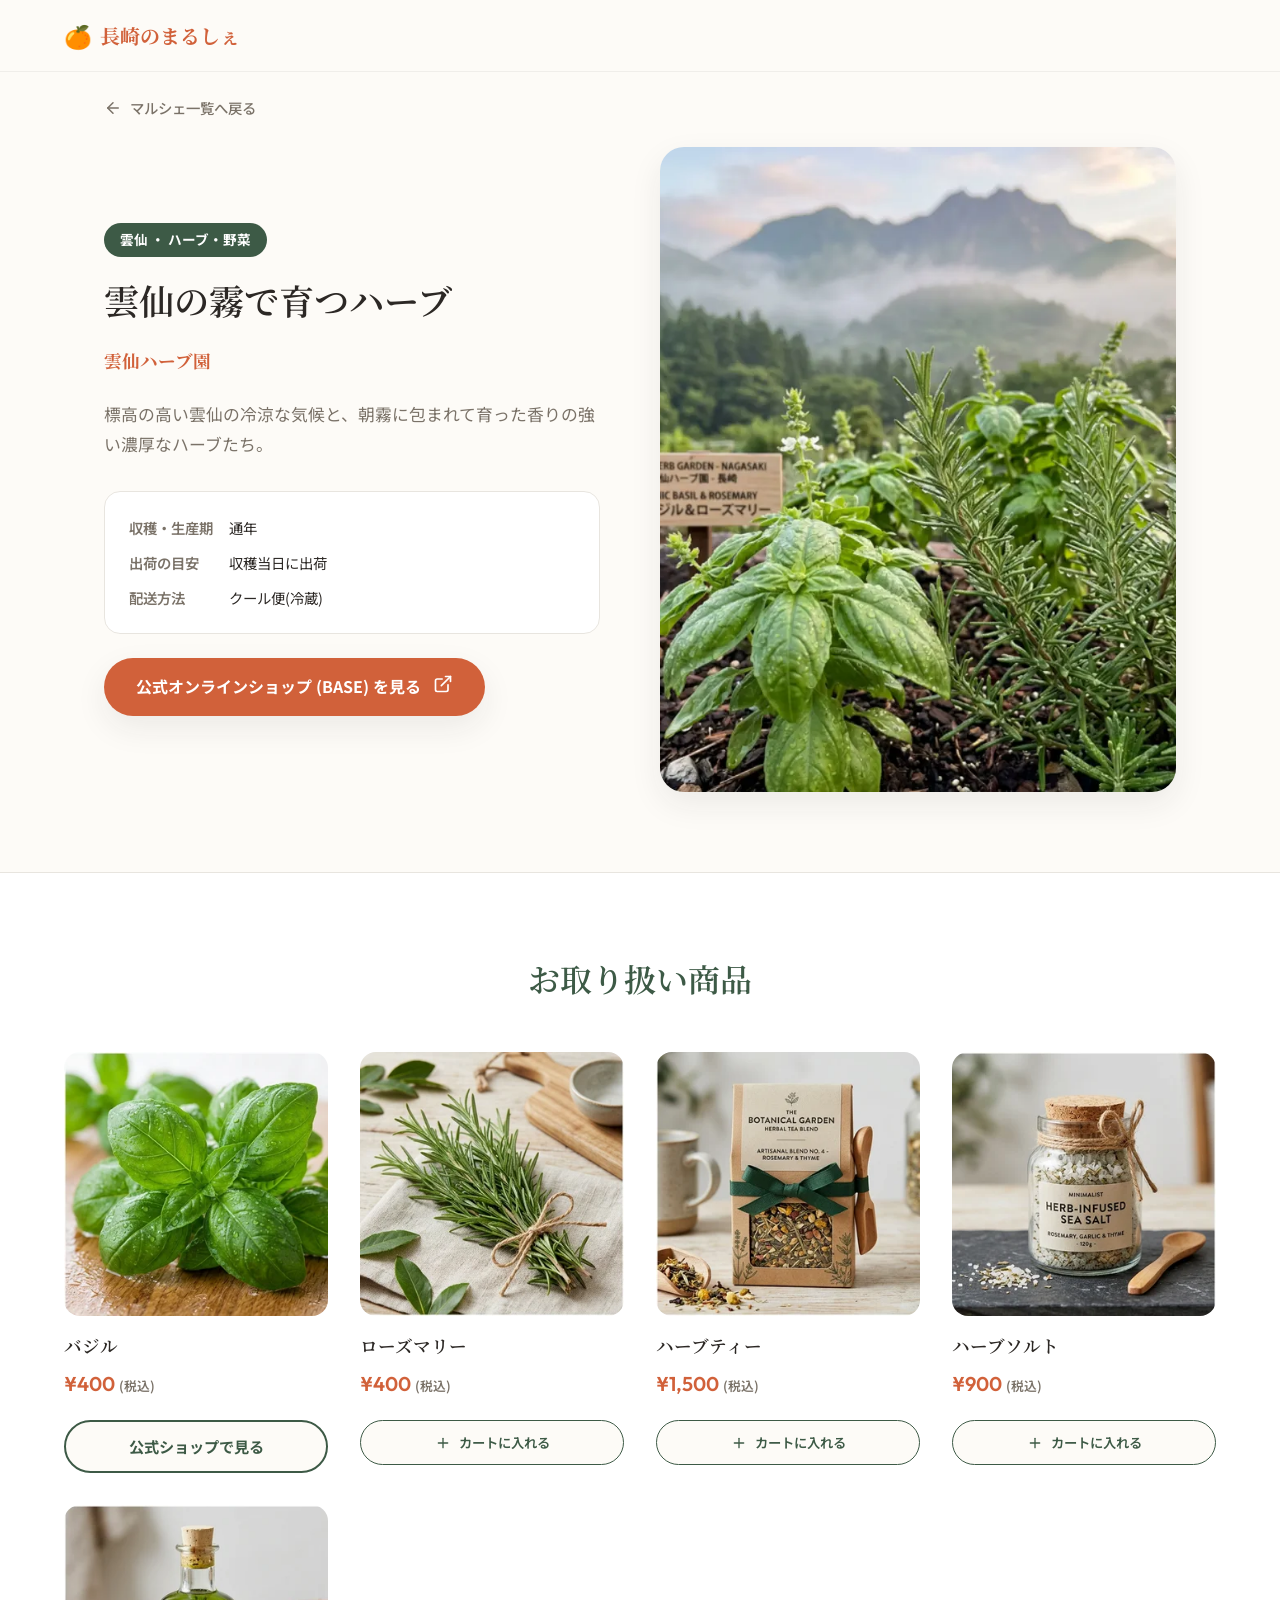
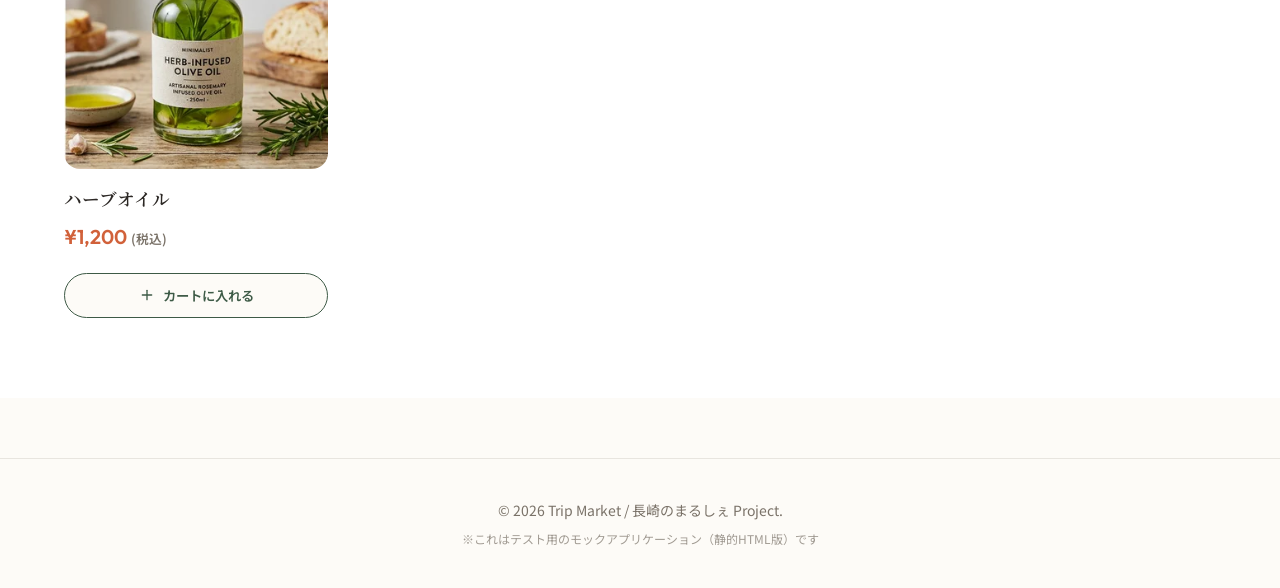
<file: shop04.html>
<!DOCTYPE html>
<html lang="ja">

<head>
    <meta charset="UTF-8">
    <meta name="viewport" content="width=device-width, initial-scale=1.0">
    <title>雲仙ハーブ園 | 長崎のまるしぇ</title>
    <link rel="preconnect" href="https://fonts.googleapis.com">
    <link rel="preconnect" href="https://fonts.gstatic.com" crossorigin>
    <link
        href="https://fonts.googleapis.com/css2?family=Noto+Sans+JP:wght@400;500;700&family=Noto+Serif+JP:wght@400;600;900&family=Outfit:wght@300;400;600&display=swap"
        rel="stylesheet">
    <link rel="stylesheet" href="style.css">
    <meta name="theme-color" content="#fdfbf7">
</head>

<body>
    <header class="global-header">
        <a href="index.html" class="brand-logo">
            <span class="marche-icon">🍊</span> 長崎のまるしぇ
        </a>
        <div class="header-actions">
            <!-- Cart Button Removed -->
        </div>
    </header>

    <main>
        <div class="shop-view">
            <div class="shop-nav">
                <a href="index.html" class="back-btn">
                    <svg width="18" height="18" viewBox="0 0 24 24" fill="none" stroke="currentColor" stroke-width="2"
                        stroke-linecap="round" stroke-linejoin="round">
                        <line x1="19" y1="12" x2="5" y2="12"></line>
                        <polyline points="12 19 5 12 12 5"></polyline>
                    </svg>
                    マルシェ一覧へ戻る
                </a>
            </div>
            <div class="shop-hero">
                <div class="shop-hero-content">
                    <span class="shop-hero-area">雲仙 ・ ハーブ・野菜</span>
                    <h1 class="shop-hero-concept serif">雲仙の霧で育つハーブ</h1>
                    <h2 class="shop-hero-name">雲仙ハーブ園</h2>
                    <p class="shop-hero-desc">標高の高い雲仙の冷涼な気候と、朝霧に包まれて育った香りの強い濃厚なハーブたち。</p>
                    <div class="shop-meta-info">
                        <div class="shop-meta-item">
                            <span class="shop-meta-label">収穫・生産期</span>
                            <span class="shop-meta-value">通年</span>
                        </div>
                        <div class="shop-meta-item">
                            <span class="shop-meta-label">出荷の目安</span>
                            <span class="shop-meta-value">収穫当日に出荷</span>
                        </div>
                        <div class="shop-meta-item">
                            <span class="shop-meta-label">配送方法</span>
                            <span class="shop-meta-value">クール便(冷蔵)</span>
                        </div>
                    </div>
                    <a href="https://thebase.in/" target="_blank" rel="noopener" class="shop-external-link">
                        公式オンラインショップ (BASE) を見る
                        <svg width="20" height="20" viewBox="0 0 24 24" fill="none" stroke="currentColor"
                            stroke-width="2" stroke-linecap="round" stroke-linejoin="round">
                            <path d="M18 13v6a2 2 0 0 1-2 2H5a2 2 0 0 1-2-2V8a2 2 0 0 1 2-2h6"></path>
                            <polyline points="15 3 21 3 21 9"></polyline>
                            <line x1="10" y1="14" x2="21" y2="3"></line>
                        </svg>
                    </a>
                </div>
                <div class="shop-hero-image">
                    <img src="images/shop04_hero.webp" alt="雲仙ハーブ園のイメージ">
                </div>
            </div>
            <div class="products-section">
                <div class="products-section-inner">
                    <h3 class="section-title serif">お取り扱い商品</h3>
                    <div class="products-grid">

                        <div class="product-card">
                            <div class="product-img-wrap">
                                <img src="images/shop04_p1.webp" alt="バジル" class="product-img" loading="lazy">
                            </div>
                            <div class="product-info">
                                <h4 class="product-name">バジル</h4>
                                <div class="product-price">&yen;400 <span>(税込)</span></div>
                                <a href="https://thebase.in/" target="_blank" rel="noopener" class="primary-action-btn">
                                    公式ショップで見る
                                </a>
                            </div>
                        </div>

                        <div class="product-card">
                            <div class="product-img-wrap">
                                <img src="images/shop04_p2.webp" alt="ローズマリー" class="product-img" loading="lazy">
                            </div>
                            <div class="product-info">
                                <h4 class="product-name">ローズマリー</h4>
                                <div class="product-price">&yen;400 <span>(税込)</span></div>
                                <button class="add-cart-btn" onclick="addToCart('p017')">
                                    <svg width="16" height="16" viewBox="0 0 24 24" fill="none" stroke="currentColor"
                                        stroke-width="2" stroke-linecap="round" stroke-linejoin="round">
                                        <line x1="12" y1="5" x2="12" y2="19"></line>
                                        <line x1="5" y1="12" x2="19" y2="12"></line>
                                    </svg>
                                    カートに入れる
                                </button>
                            </div>
                        </div>

                        <div class="product-card">
                            <div class="product-img-wrap">
                                <img src="images/shop04_p3.webp" alt="ハーブティー" class="product-img" loading="lazy">
                            </div>
                            <div class="product-info">
                                <h4 class="product-name">ハーブティー</h4>
                                <div class="product-price">&yen;1,500 <span>(税込)</span></div>
                                <button class="add-cart-btn" onclick="addToCart('p018')">
                                    <svg width="16" height="16" viewBox="0 0 24 24" fill="none" stroke="currentColor"
                                        stroke-width="2" stroke-linecap="round" stroke-linejoin="round">
                                        <line x1="12" y1="5" x2="12" y2="19"></line>
                                        <line x1="5" y1="12" x2="19" y2="12"></line>
                                    </svg>
                                    カートに入れる
                                </button>
                            </div>
                        </div>

                        <div class="product-card">
                            <div class="product-img-wrap">
                                <img src="images/shop04_p4.webp" alt="ハーブソルト" class="product-img" loading="lazy">
                            </div>
                            <div class="product-info">
                                <h4 class="product-name">ハーブソルト</h4>
                                <div class="product-price">&yen;900 <span>(税込)</span></div>
                                <button class="add-cart-btn" onclick="addToCart('p019')">
                                    <svg width="16" height="16" viewBox="0 0 24 24" fill="none" stroke="currentColor"
                                        stroke-width="2" stroke-linecap="round" stroke-linejoin="round">
                                        <line x1="12" y1="5" x2="12" y2="19"></line>
                                        <line x1="5" y1="12" x2="19" y2="12"></line>
                                    </svg>
                                    カートに入れる
                                </button>
                            </div>
                        </div>

                        <div class="product-card">
                            <div class="product-img-wrap">
                                <img src="images/shop04_p5.webp" alt="ハーブオイル" class="product-img" loading="lazy">
                            </div>
                            <div class="product-info">
                                <h4 class="product-name">ハーブオイル</h4>
                                <div class="product-price">&yen;1,200 <span>(税込)</span></div>
                                <button class="add-cart-btn" onclick="addToCart('p020')">
                                    <svg width="16" height="16" viewBox="0 0 24 24" fill="none" stroke="currentColor"
                                        stroke-width="2" stroke-linecap="round" stroke-linejoin="round">
                                        <line x1="12" y1="5" x2="12" y2="19"></line>
                                        <line x1="5" y1="12" x2="19" y2="12"></line>
                                    </svg>
                                    カートに入れる
                                </button>
                            </div>
                        </div>

                    </div>
                </div>
            </div>
        </div>
    </main>

    <footer class="global-footer">
        <p>&copy; 2026 Trip Market / 長崎のまるしぇ Project.</p>
        <p class="footnote">※これはテスト用のモックアプリケーション（静的HTML版）です</p>
    </footer>
    <script>
        // Shop interaction logic
    </script>
</body>

</html>
</file>
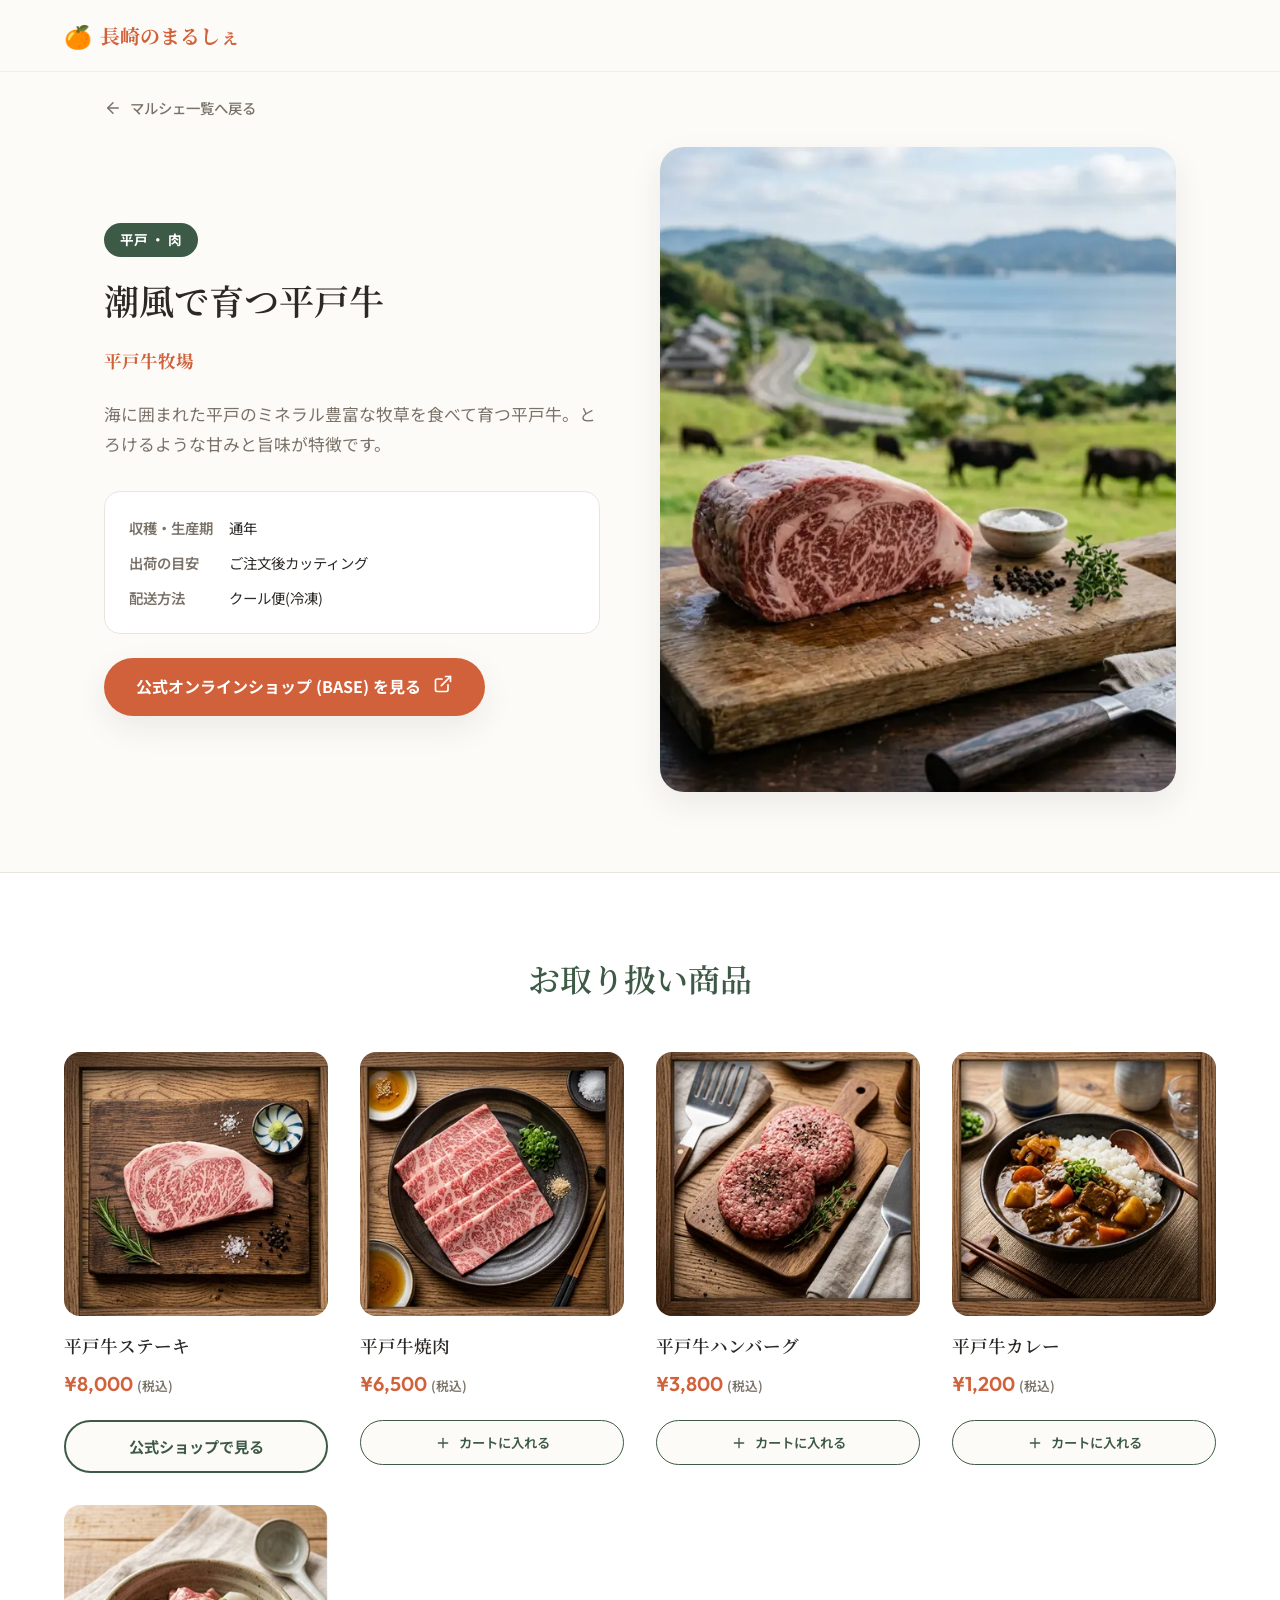
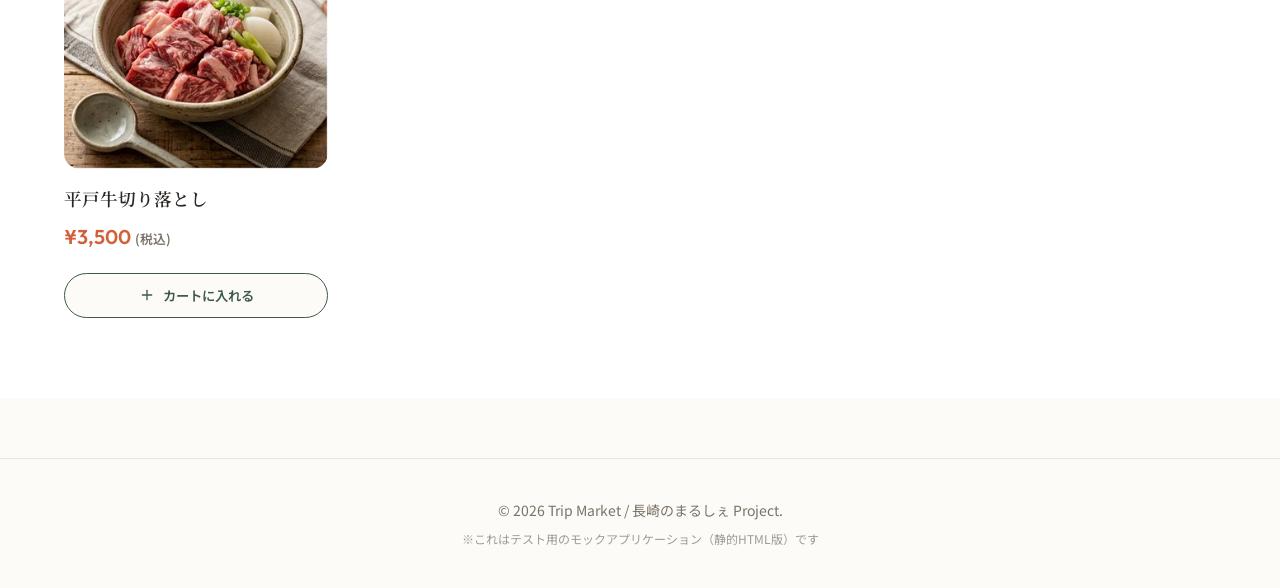
<file: shop05.html>
<!DOCTYPE html>
<html lang="ja">

<head>
    <meta charset="UTF-8">
    <meta name="viewport" content="width=device-width, initial-scale=1.0">
    <title>平戸牛牧場 | 長崎のまるしぇ</title>
    <link rel="preconnect" href="https://fonts.googleapis.com">
    <link rel="preconnect" href="https://fonts.gstatic.com" crossorigin>
    <link
        href="https://fonts.googleapis.com/css2?family=Noto+Sans+JP:wght@400;500;700&family=Noto+Serif+JP:wght@400;600;900&family=Outfit:wght@300;400;600&display=swap"
        rel="stylesheet">
    <link rel="stylesheet" href="style.css">
    <meta name="theme-color" content="#fdfbf7">
</head>

<body>
    <header class="global-header">
        <a href="index.html" class="brand-logo">
            <span class="marche-icon">🍊</span> 長崎のまるしぇ
        </a>
        <div class="header-actions">
            <!-- Cart Button Removed -->
        </div>
    </header>

    <main>
        <div class="shop-view">
            <div class="shop-nav">
                <a href="index.html" class="back-btn">
                    <svg width="18" height="18" viewBox="0 0 24 24" fill="none" stroke="currentColor" stroke-width="2"
                        stroke-linecap="round" stroke-linejoin="round">
                        <line x1="19" y1="12" x2="5" y2="12"></line>
                        <polyline points="12 19 5 12 12 5"></polyline>
                    </svg>
                    マルシェ一覧へ戻る
                </a>
            </div>
            <div class="shop-hero">
                <div class="shop-hero-content">
                    <span class="shop-hero-area">平戸 ・ 肉</span>
                    <h1 class="shop-hero-concept serif">潮風で育つ平戸牛</h1>
                    <h2 class="shop-hero-name">平戸牛牧場</h2>
                    <p class="shop-hero-desc">海に囲まれた平戸のミネラル豊富な牧草を食べて育つ平戸牛。とろけるような甘みと旨味が特徴です。</p>
                    <div class="shop-meta-info">
                        <div class="shop-meta-item">
                            <span class="shop-meta-label">収穫・生産期</span>
                            <span class="shop-meta-value">通年</span>
                        </div>
                        <div class="shop-meta-item">
                            <span class="shop-meta-label">出荷の目安</span>
                            <span class="shop-meta-value">ご注文後カッティング</span>
                        </div>
                        <div class="shop-meta-item">
                            <span class="shop-meta-label">配送方法</span>
                            <span class="shop-meta-value">クール便(冷凍)</span>
                        </div>
                    </div>
                    <a href="https://thebase.in/" target="_blank" rel="noopener" class="shop-external-link">
                        公式オンラインショップ (BASE) を見る
                        <svg width="20" height="20" viewBox="0 0 24 24" fill="none" stroke="currentColor"
                            stroke-width="2" stroke-linecap="round" stroke-linejoin="round">
                            <path d="M18 13v6a2 2 0 0 1-2 2H5a2 2 0 0 1-2-2V8a2 2 0 0 1 2-2h6"></path>
                            <polyline points="15 3 21 3 21 9"></polyline>
                            <line x1="10" y1="14" x2="21" y2="3"></line>
                        </svg>
                    </a>
                </div>
                <div class="shop-hero-image">
                    <img src="images/shop05_hero.webp" alt="平戸牛牧場のイメージ">
                </div>
            </div>
            <div class="products-section">
                <div class="products-section-inner">
                    <h3 class="section-title serif">お取り扱い商品</h3>
                    <div class="products-grid">

                        <div class="product-card">
                            <div class="product-img-wrap">
                                <img src="images/shop05_p1.webp" alt="平戸牛ステーキ" class="product-img" loading="lazy">
                            </div>
                            <div class="product-info">
                                <h4 class="product-name">平戸牛ステーキ</h4>
                                <div class="product-price">&yen;8,000 <span>(税込)</span></div>
                                <a href="https://thebase.in/" target="_blank" rel="noopener" class="primary-action-btn">
                                    公式ショップで見る
                                </a>
                            </div>
                        </div>

                        <div class="product-card">
                            <div class="product-img-wrap">
                                <img src="images/shop05_p2.webp" alt="平戸牛焼肉" class="product-img" loading="lazy">
                            </div>
                            <div class="product-info">
                                <h4 class="product-name">平戸牛焼肉</h4>
                                <div class="product-price">&yen;6,500 <span>(税込)</span></div>
                                <button class="add-cart-btn" onclick="addToCart('p022')">
                                    <svg width="16" height="16" viewBox="0 0 24 24" fill="none" stroke="currentColor"
                                        stroke-width="2" stroke-linecap="round" stroke-linejoin="round">
                                        <line x1="12" y1="5" x2="12" y2="19"></line>
                                        <line x1="5" y1="12" x2="19" y2="12"></line>
                                    </svg>
                                    カートに入れる
                                </button>
                            </div>
                        </div>

                        <div class="product-card">
                            <div class="product-img-wrap">
                                <img src="images/shop05_p3.webp" alt="平戸牛ハンバーグ" class="product-img" loading="lazy">
                            </div>
                            <div class="product-info">
                                <h4 class="product-name">平戸牛ハンバーグ</h4>
                                <div class="product-price">&yen;3,800 <span>(税込)</span></div>
                                <button class="add-cart-btn" onclick="addToCart('p023')">
                                    <svg width="16" height="16" viewBox="0 0 24 24" fill="none" stroke="currentColor"
                                        stroke-width="2" stroke-linecap="round" stroke-linejoin="round">
                                        <line x1="12" y1="5" x2="12" y2="19"></line>
                                        <line x1="5" y1="12" x2="19" y2="12"></line>
                                    </svg>
                                    カートに入れる
                                </button>
                            </div>
                        </div>

                        <div class="product-card">
                            <div class="product-img-wrap">
                                <img src="images/shop05_p4.webp" alt="平戸牛カレー" class="product-img" loading="lazy">
                            </div>
                            <div class="product-info">
                                <h4 class="product-name">平戸牛カレー</h4>
                                <div class="product-price">&yen;1,200 <span>(税込)</span></div>
                                <button class="add-cart-btn" onclick="addToCart('p024')">
                                    <svg width="16" height="16" viewBox="0 0 24 24" fill="none" stroke="currentColor"
                                        stroke-width="2" stroke-linecap="round" stroke-linejoin="round">
                                        <line x1="12" y1="5" x2="12" y2="19"></line>
                                        <line x1="5" y1="12" x2="19" y2="12"></line>
                                    </svg>
                                    カートに入れる
                                </button>
                            </div>
                        </div>

                        <div class="product-card">
                            <div class="product-img-wrap">
                                <img src="images/shop05_p5.webp" alt="平戸牛切り落とし" class="product-img" loading="lazy">
                            </div>
                            <div class="product-info">
                                <h4 class="product-name">平戸牛切り落とし</h4>
                                <div class="product-price">&yen;3,500 <span>(税込)</span></div>
                                <button class="add-cart-btn" onclick="addToCart('p025')">
                                    <svg width="16" height="16" viewBox="0 0 24 24" fill="none" stroke="currentColor"
                                        stroke-width="2" stroke-linecap="round" stroke-linejoin="round">
                                        <line x1="12" y1="5" x2="12" y2="19"></line>
                                        <line x1="5" y1="12" x2="19" y2="12"></line>
                                    </svg>
                                    カートに入れる
                                </button>
                            </div>
                        </div>

                    </div>
                </div>
            </div>
        </div>
    </main>

    <footer class="global-footer">
        <p>&copy; 2026 Trip Market / 長崎のまるしぇ Project.</p>
        <p class="footnote">※これはテスト用のモックアプリケーション（静的HTML版）です</p>
    </footer>
    <script>
        // Shop interaction logic
    </script>
</body>

</html>
</file>
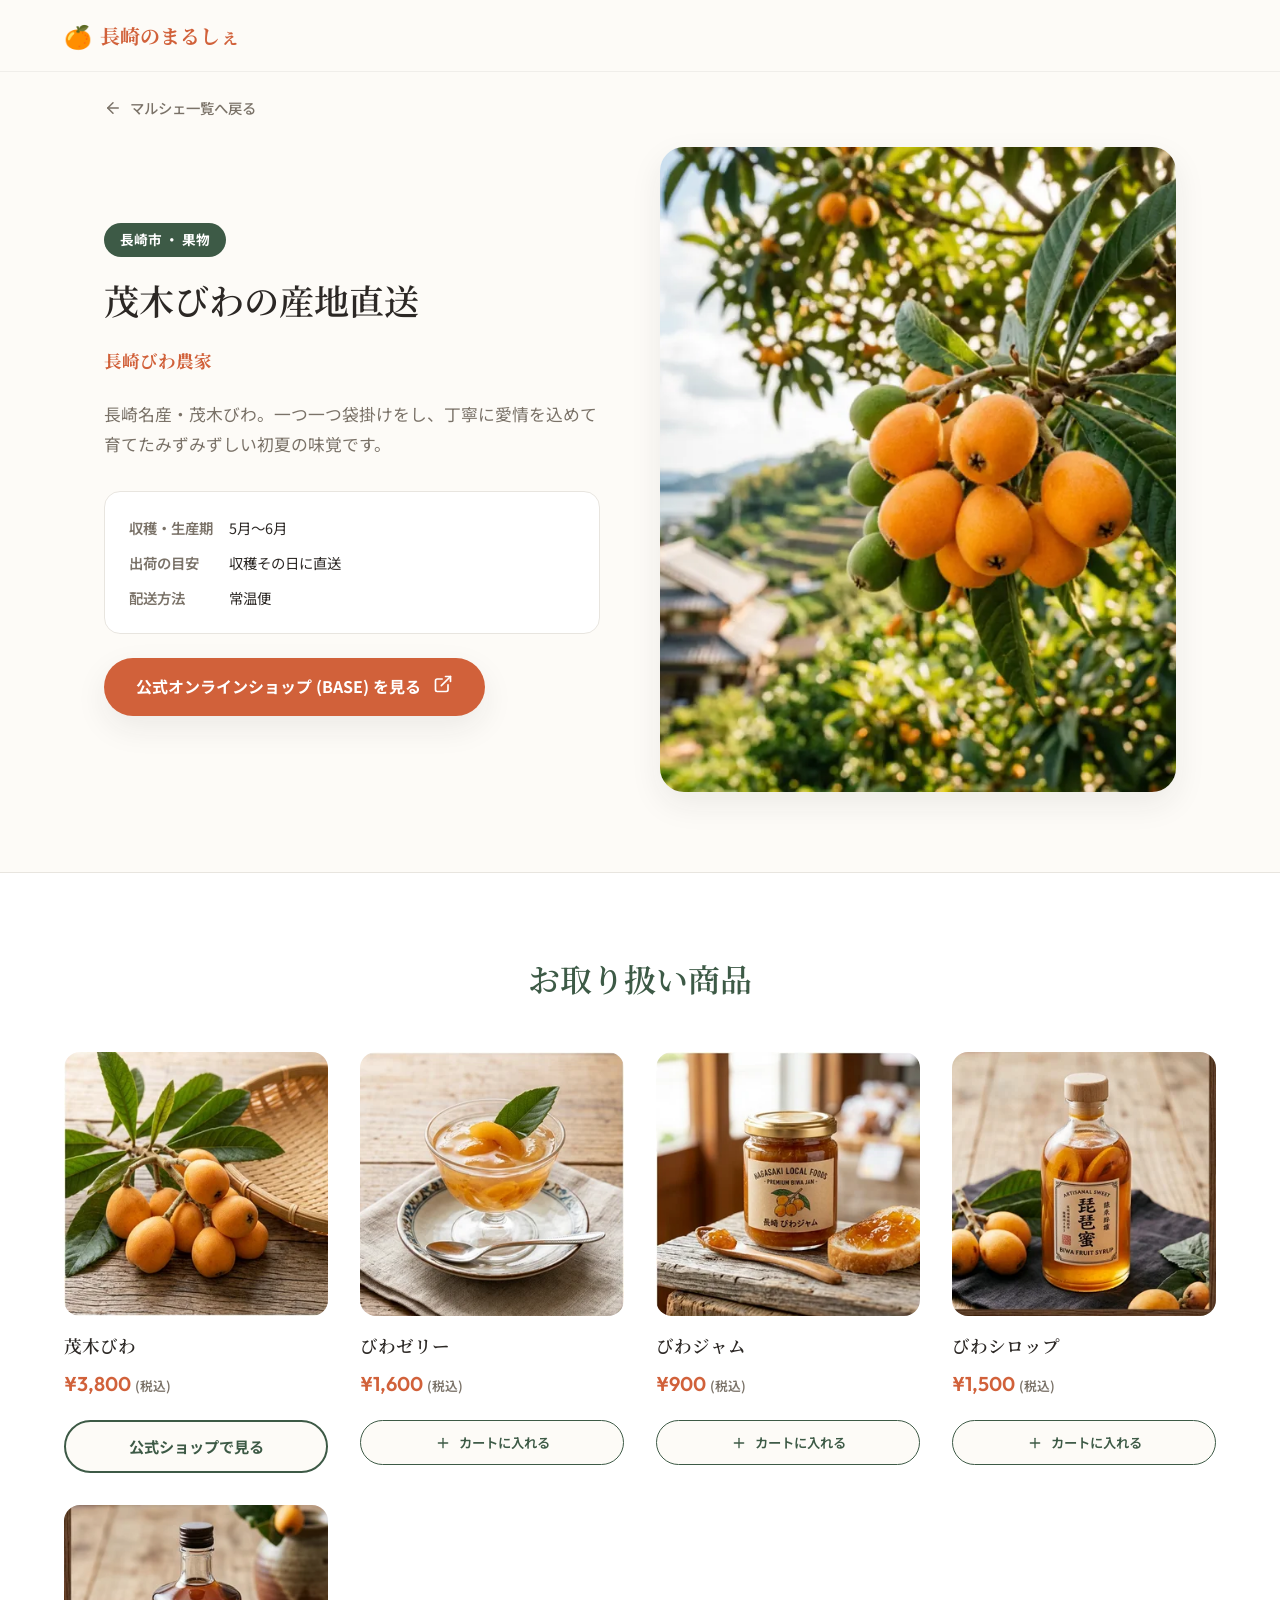
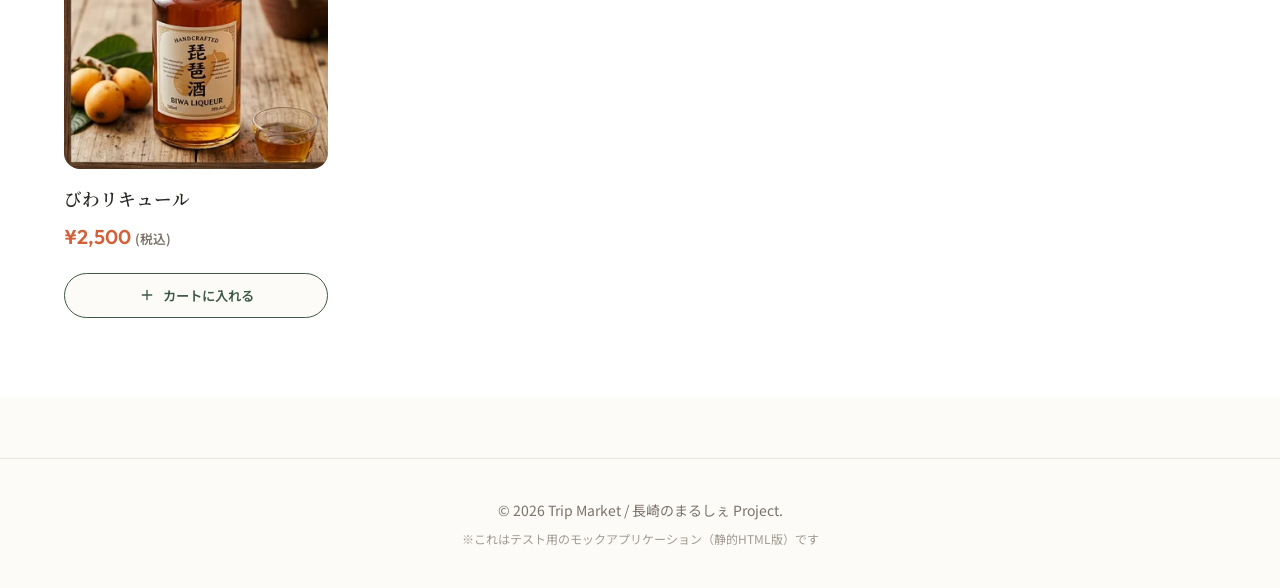
<file: shop06.html>
<!DOCTYPE html>
<html lang="ja">

<head>
    <meta charset="UTF-8">
    <meta name="viewport" content="width=device-width, initial-scale=1.0">
    <title>長崎びわ農家 | 長崎のまるしぇ</title>
    <link rel="preconnect" href="https://fonts.googleapis.com">
    <link rel="preconnect" href="https://fonts.gstatic.com" crossorigin>
    <link
        href="https://fonts.googleapis.com/css2?family=Noto+Sans+JP:wght@400;500;700&family=Noto+Serif+JP:wght@400;600;900&family=Outfit:wght@300;400;600&display=swap"
        rel="stylesheet">
    <link rel="stylesheet" href="style.css">
    <meta name="theme-color" content="#fdfbf7">
</head>

<body>
    <header class="global-header">
        <a href="index.html" class="brand-logo">
            <span class="marche-icon">🍊</span> 長崎のまるしぇ
        </a>
        <div class="header-actions">
            <!-- Cart Button Removed -->
        </div>
    </header>

    <main>
        <div class="shop-view">
            <div class="shop-nav">
                <a href="index.html" class="back-btn">
                    <svg width="18" height="18" viewBox="0 0 24 24" fill="none" stroke="currentColor" stroke-width="2"
                        stroke-linecap="round" stroke-linejoin="round">
                        <line x1="19" y1="12" x2="5" y2="12"></line>
                        <polyline points="12 19 5 12 12 5"></polyline>
                    </svg>
                    マルシェ一覧へ戻る
                </a>
            </div>
            <div class="shop-hero">
                <div class="shop-hero-content">
                    <span class="shop-hero-area">長崎市 ・ 果物</span>
                    <h1 class="shop-hero-concept serif">茂木びわの産地直送</h1>
                    <h2 class="shop-hero-name">長崎びわ農家</h2>
                    <p class="shop-hero-desc">長崎名産・茂木びわ。一つ一つ袋掛けをし、丁寧に愛情を込めて育てたみずみずしい初夏の味覚です。</p>
                    <div class="shop-meta-info">
                        <div class="shop-meta-item">
                            <span class="shop-meta-label">収穫・生産期</span>
                            <span class="shop-meta-value">5月〜6月</span>
                        </div>
                        <div class="shop-meta-item">
                            <span class="shop-meta-label">出荷の目安</span>
                            <span class="shop-meta-value">収穫その日に直送</span>
                        </div>
                        <div class="shop-meta-item">
                            <span class="shop-meta-label">配送方法</span>
                            <span class="shop-meta-value">常温便</span>
                        </div>
                    </div>
                    <a href="https://thebase.in/" target="_blank" rel="noopener" class="shop-external-link">
                        公式オンラインショップ (BASE) を見る
                        <svg width="20" height="20" viewBox="0 0 24 24" fill="none" stroke="currentColor"
                            stroke-width="2" stroke-linecap="round" stroke-linejoin="round">
                            <path d="M18 13v6a2 2 0 0 1-2 2H5a2 2 0 0 1-2-2V8a2 2 0 0 1 2-2h6"></path>
                            <polyline points="15 3 21 3 21 9"></polyline>
                            <line x1="10" y1="14" x2="21" y2="3"></line>
                        </svg>
                    </a>
                </div>
                <div class="shop-hero-image">
                    <img src="images/shop06_hero.webp" alt="長崎びわ農家のイメージ">
                </div>
            </div>
            <div class="products-section">
                <div class="products-section-inner">
                    <h3 class="section-title serif">お取り扱い商品</h3>
                    <div class="products-grid">

                        <div class="product-card">
                            <div class="product-img-wrap">
                                <img src="images/shop06_p1.webp" alt="茂木びわ" class="product-img" loading="lazy">
                            </div>
                            <div class="product-info">
                                <h4 class="product-name">茂木びわ</h4>
                                <div class="product-price">&yen;3,800 <span>(税込)</span></div>
                                <a href="https://thebase.in/" target="_blank" rel="noopener" class="primary-action-btn">
                                    公式ショップで見る
                                </a>
                            </div>
                        </div>

                        <div class="product-card">
                            <div class="product-img-wrap">
                                <img src="images/shop06_p2.webp" alt="びわゼリー" class="product-img" loading="lazy">
                            </div>
                            <div class="product-info">
                                <h4 class="product-name">びわゼリー</h4>
                                <div class="product-price">&yen;1,600 <span>(税込)</span></div>
                                <button class="add-cart-btn" onclick="addToCart('p027')">
                                    <svg width="16" height="16" viewBox="0 0 24 24" fill="none" stroke="currentColor"
                                        stroke-width="2" stroke-linecap="round" stroke-linejoin="round">
                                        <line x1="12" y1="5" x2="12" y2="19"></line>
                                        <line x1="5" y1="12" x2="19" y2="12"></line>
                                    </svg>
                                    カートに入れる
                                </button>
                            </div>
                        </div>

                        <div class="product-card">
                            <div class="product-img-wrap">
                                <img src="images/shop06_p3.webp" alt="びわジャム" class="product-img" loading="lazy">
                            </div>
                            <div class="product-info">
                                <h4 class="product-name">びわジャム</h4>
                                <div class="product-price">&yen;900 <span>(税込)</span></div>
                                <button class="add-cart-btn" onclick="addToCart('p028')">
                                    <svg width="16" height="16" viewBox="0 0 24 24" fill="none" stroke="currentColor"
                                        stroke-width="2" stroke-linecap="round" stroke-linejoin="round">
                                        <line x1="12" y1="5" x2="12" y2="19"></line>
                                        <line x1="5" y1="12" x2="19" y2="12"></line>
                                    </svg>
                                    カートに入れる
                                </button>
                            </div>
                        </div>

                        <div class="product-card">
                            <div class="product-img-wrap">
                                <img src="images/shop06_p4.webp" alt="びわシロップ" class="product-img" loading="lazy">
                            </div>
                            <div class="product-info">
                                <h4 class="product-name">びわシロップ</h4>
                                <div class="product-price">&yen;1,500 <span>(税込)</span></div>
                                <button class="add-cart-btn" onclick="addToCart('p029')">
                                    <svg width="16" height="16" viewBox="0 0 24 24" fill="none" stroke="currentColor"
                                        stroke-width="2" stroke-linecap="round" stroke-linejoin="round">
                                        <line x1="12" y1="5" x2="12" y2="19"></line>
                                        <line x1="5" y1="12" x2="19" y2="12"></line>
                                    </svg>
                                    カートに入れる
                                </button>
                            </div>
                        </div>

                        <div class="product-card">
                            <div class="product-img-wrap">
                                <img src="images/shop06_p5.webp" alt="びわリキュール" class="product-img" loading="lazy">
                            </div>
                            <div class="product-info">
                                <h4 class="product-name">びわリキュール</h4>
                                <div class="product-price">&yen;2,500 <span>(税込)</span></div>
                                <button class="add-cart-btn" onclick="addToCart('p030')">
                                    <svg width="16" height="16" viewBox="0 0 24 24" fill="none" stroke="currentColor"
                                        stroke-width="2" stroke-linecap="round" stroke-linejoin="round">
                                        <line x1="12" y1="5" x2="12" y2="19"></line>
                                        <line x1="5" y1="12" x2="19" y2="12"></line>
                                    </svg>
                                    カートに入れる
                                </button>
                            </div>
                        </div>

                    </div>
                </div>
            </div>
        </div>
    </main>

    <footer class="global-footer">
        <p>&copy; 2026 Trip Market / 長崎のまるしぇ Project.</p>
        <p class="footnote">※これはテスト用のモックアプリケーション（静的HTML版）です</p>
    </footer>
    <script>
        // Shop interaction logic
    </script>
</body>

</html>
</file>
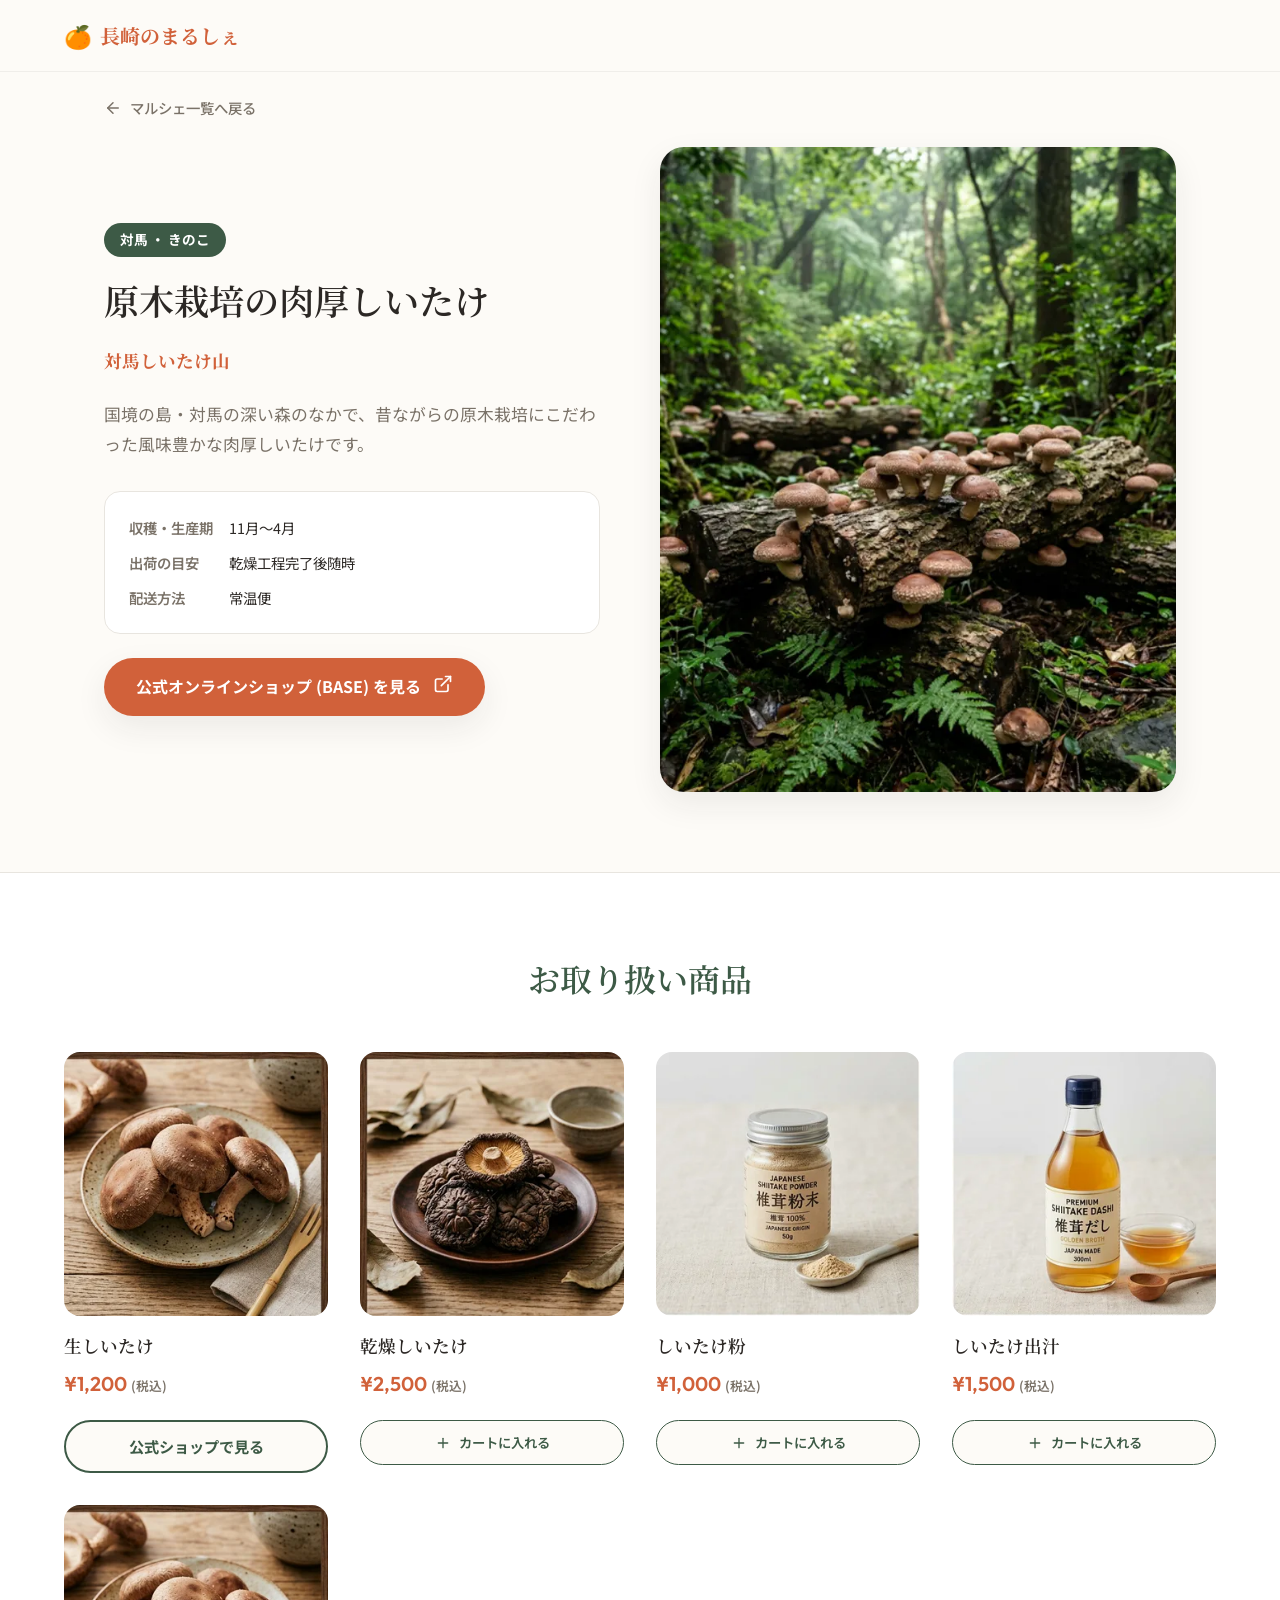
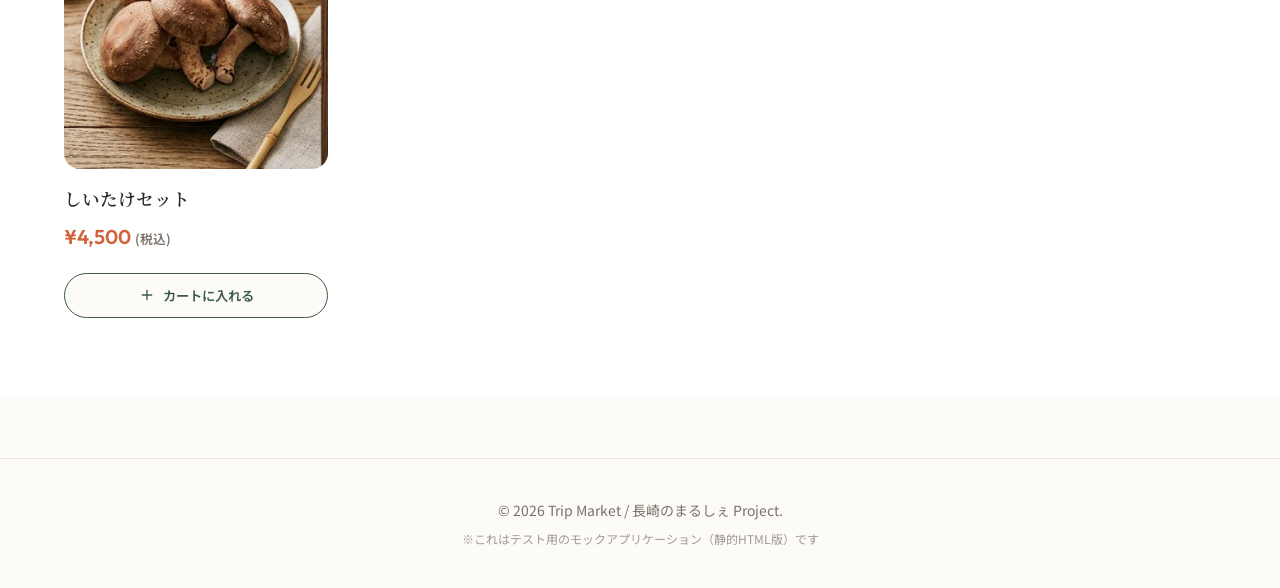
<file: shop07.html>
<!DOCTYPE html>
<html lang="ja">

<head>
    <meta charset="UTF-8">
    <meta name="viewport" content="width=device-width, initial-scale=1.0">
    <title>対馬しいたけ山 | 長崎のまるしぇ</title>
    <link rel="preconnect" href="https://fonts.googleapis.com">
    <link rel="preconnect" href="https://fonts.gstatic.com" crossorigin>
    <link
        href="https://fonts.googleapis.com/css2?family=Noto+Sans+JP:wght@400;500;700&family=Noto+Serif+JP:wght@400;600;900&family=Outfit:wght@300;400;600&display=swap"
        rel="stylesheet">
    <link rel="stylesheet" href="style.css">
    <meta name="theme-color" content="#fdfbf7">
</head>

<body>
    <header class="global-header">
        <a href="index.html" class="brand-logo">
            <span class="marche-icon">🍊</span> 長崎のまるしぇ
        </a>
        <div class="header-actions">
            <!-- Cart Button Removed -->
        </div>
    </header>

    <main>
        <div class="shop-view">
            <div class="shop-nav">
                <a href="index.html" class="back-btn">
                    <svg width="18" height="18" viewBox="0 0 24 24" fill="none" stroke="currentColor" stroke-width="2"
                        stroke-linecap="round" stroke-linejoin="round">
                        <line x1="19" y1="12" x2="5" y2="12"></line>
                        <polyline points="12 19 5 12 12 5"></polyline>
                    </svg>
                    マルシェ一覧へ戻る
                </a>
            </div>
            <div class="shop-hero">
                <div class="shop-hero-content">
                    <span class="shop-hero-area">対馬 ・ きのこ</span>
                    <h1 class="shop-hero-concept serif">原木栽培の肉厚しいたけ</h1>
                    <h2 class="shop-hero-name">対馬しいたけ山</h2>
                    <p class="shop-hero-desc">国境の島・対馬の深い森のなかで、昔ながらの原木栽培にこだわった風味豊かな肉厚しいたけです。</p>
                    <div class="shop-meta-info">
                        <div class="shop-meta-item">
                            <span class="shop-meta-label">収穫・生産期</span>
                            <span class="shop-meta-value">11月〜4月</span>
                        </div>
                        <div class="shop-meta-item">
                            <span class="shop-meta-label">出荷の目安</span>
                            <span class="shop-meta-value">乾燥工程完了後随時</span>
                        </div>
                        <div class="shop-meta-item">
                            <span class="shop-meta-label">配送方法</span>
                            <span class="shop-meta-value">常温便</span>
                        </div>
                    </div>
                    <a href="https://thebase.in/" target="_blank" rel="noopener" class="shop-external-link">
                        公式オンラインショップ (BASE) を見る
                        <svg width="20" height="20" viewBox="0 0 24 24" fill="none" stroke="currentColor"
                            stroke-width="2" stroke-linecap="round" stroke-linejoin="round">
                            <path d="M18 13v6a2 2 0 0 1-2 2H5a2 2 0 0 1-2-2V8a2 2 0 0 1 2-2h6"></path>
                            <polyline points="15 3 21 3 21 9"></polyline>
                            <line x1="10" y1="14" x2="21" y2="3"></line>
                        </svg>
                    </a>
                </div>
                <div class="shop-hero-image">
                    <img src="images/shop07_hero.webp" alt="対馬しいたけ山のイメージ">
                </div>
            </div>
            <div class="products-section">
                <div class="products-section-inner">
                    <h3 class="section-title serif">お取り扱い商品</h3>
                    <div class="products-grid">

                        <div class="product-card">
                            <div class="product-img-wrap">
                                <img src="images/shop07_p1.webp" alt="生しいたけ" class="product-img" loading="lazy">
                            </div>
                            <div class="product-info">
                                <h4 class="product-name">生しいたけ</h4>
                                <div class="product-price">&yen;1,200 <span>(税込)</span></div>
                                <a href="https://thebase.in/" target="_blank" rel="noopener" class="primary-action-btn">
                                    公式ショップで見る
                                </a>
                            </div>
                        </div>

                        <div class="product-card">
                            <div class="product-img-wrap">
                                <img src="images/shop07_p2.webp" alt="乾燥しいたけ" class="product-img" loading="lazy">
                            </div>
                            <div class="product-info">
                                <h4 class="product-name">乾燥しいたけ</h4>
                                <div class="product-price">&yen;2,500 <span>(税込)</span></div>
                                <button class="add-cart-btn" onclick="addToCart('p032')">
                                    <svg width="16" height="16" viewBox="0 0 24 24" fill="none" stroke="currentColor"
                                        stroke-width="2" stroke-linecap="round" stroke-linejoin="round">
                                        <line x1="12" y1="5" x2="12" y2="19"></line>
                                        <line x1="5" y1="12" x2="19" y2="12"></line>
                                    </svg>
                                    カートに入れる
                                </button>
                            </div>
                        </div>

                        <div class="product-card">
                            <div class="product-img-wrap">
                                <img src="images/shop07_p3.webp" alt="しいたけ粉" class="product-img" loading="lazy">
                            </div>
                            <div class="product-info">
                                <h4 class="product-name">しいたけ粉</h4>
                                <div class="product-price">&yen;1,000 <span>(税込)</span></div>
                                <button class="add-cart-btn" onclick="addToCart('p033')">
                                    <svg width="16" height="16" viewBox="0 0 24 24" fill="none" stroke="currentColor"
                                        stroke-width="2" stroke-linecap="round" stroke-linejoin="round">
                                        <line x1="12" y1="5" x2="12" y2="19"></line>
                                        <line x1="5" y1="12" x2="19" y2="12"></line>
                                    </svg>
                                    カートに入れる
                                </button>
                            </div>
                        </div>

                        <div class="product-card">
                            <div class="product-img-wrap">
                                <img src="images/shop07_p4.webp" alt="しいたけ出汁" class="product-img" loading="lazy">
                            </div>
                            <div class="product-info">
                                <h4 class="product-name">しいたけ出汁</h4>
                                <div class="product-price">&yen;1,500 <span>(税込)</span></div>
                                <button class="add-cart-btn" onclick="addToCart('p034')">
                                    <svg width="16" height="16" viewBox="0 0 24 24" fill="none" stroke="currentColor"
                                        stroke-width="2" stroke-linecap="round" stroke-linejoin="round">
                                        <line x1="12" y1="5" x2="12" y2="19"></line>
                                        <line x1="5" y1="12" x2="19" y2="12"></line>
                                    </svg>
                                    カートに入れる
                                </button>
                            </div>
                        </div>

                        <div class="product-card">
                            <div class="product-img-wrap">
                                <img src="images/shop07_p1.webp" alt="しいたけセット" class="product-img" loading="lazy">
                            </div>
                            <div class="product-info">
                                <h4 class="product-name">しいたけセット</h4>
                                <div class="product-price">&yen;4,500 <span>(税込)</span></div>
                                <button class="add-cart-btn" onclick="addToCart('p035')">
                                    <svg width="16" height="16" viewBox="0 0 24 24" fill="none" stroke="currentColor"
                                        stroke-width="2" stroke-linecap="round" stroke-linejoin="round">
                                        <line x1="12" y1="5" x2="12" y2="19"></line>
                                        <line x1="5" y1="12" x2="19" y2="12"></line>
                                    </svg>
                                    カートに入れる
                                </button>
                            </div>
                        </div>

                    </div>
                </div>
            </div>
        </div>
    </main>

    <footer class="global-footer">
        <p>&copy; 2026 Trip Market / 長崎のまるしぇ Project.</p>
        <p class="footnote">※これはテスト用のモックアプリケーション（静的HTML版）です</p>
    </footer>
    <script>
        // Shop interaction logic
    </script>
</body>

</html>
</file>
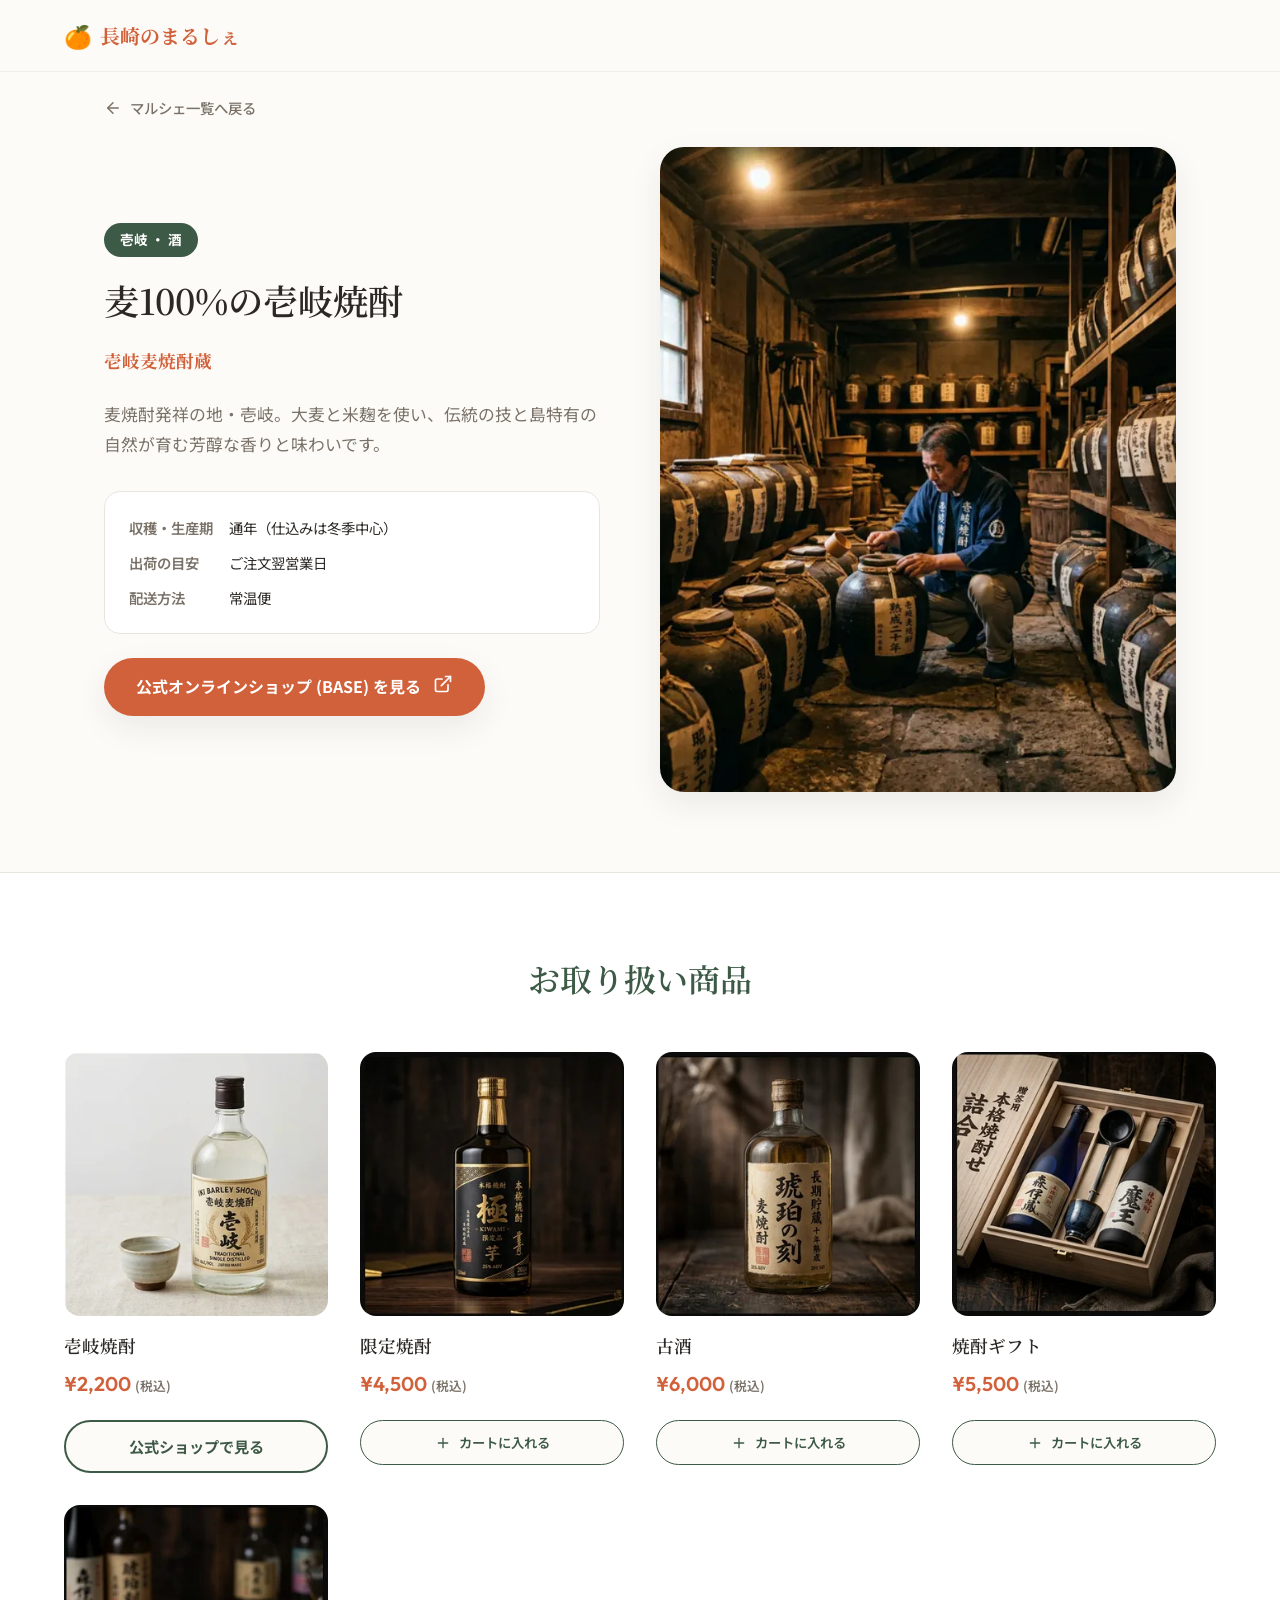
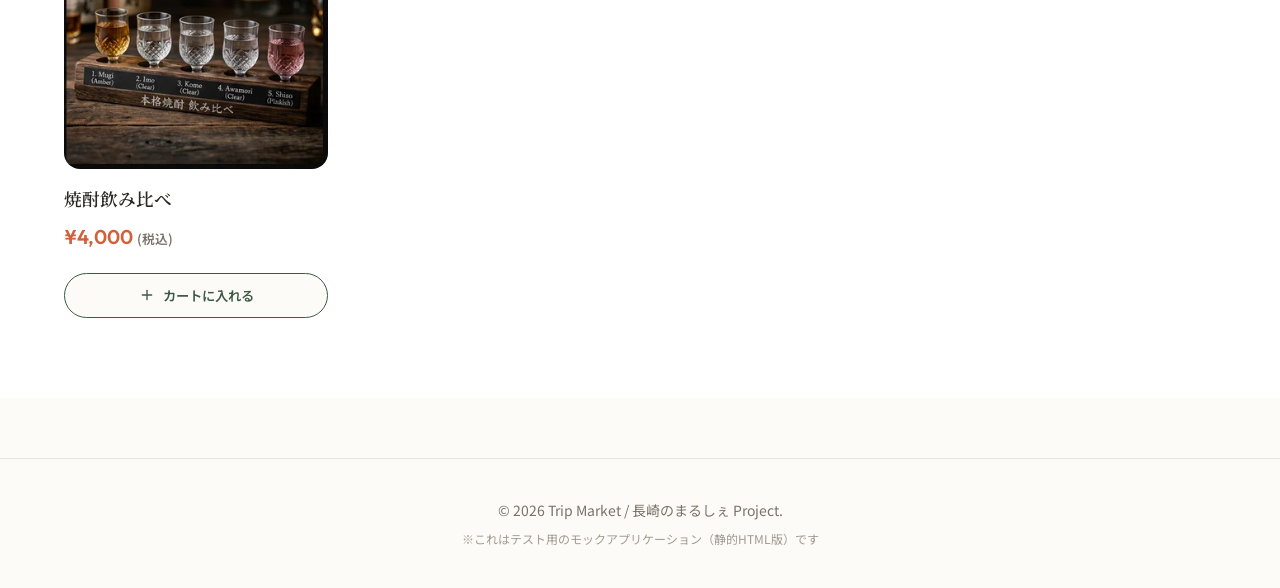
<file: shop08.html>
<!DOCTYPE html>
<html lang="ja">

<head>
    <meta charset="UTF-8">
    <meta name="viewport" content="width=device-width, initial-scale=1.0">
    <title>壱岐麦焼酎蔵 | 長崎のまるしぇ</title>
    <link rel="preconnect" href="https://fonts.googleapis.com">
    <link rel="preconnect" href="https://fonts.gstatic.com" crossorigin>
    <link
        href="https://fonts.googleapis.com/css2?family=Noto+Sans+JP:wght@400;500;700&family=Noto+Serif+JP:wght@400;600;900&family=Outfit:wght@300;400;600&display=swap"
        rel="stylesheet">
    <link rel="stylesheet" href="style.css">
    <meta name="theme-color" content="#fdfbf7">
</head>

<body>
    <header class="global-header">
        <a href="index.html" class="brand-logo">
            <span class="marche-icon">🍊</span> 長崎のまるしぇ
        </a>
        <div class="header-actions">
            <!-- Cart Button Removed -->
        </div>
    </header>

    <main>
        <div class="shop-view">
            <div class="shop-nav">
                <a href="index.html" class="back-btn">
                    <svg width="18" height="18" viewBox="0 0 24 24" fill="none" stroke="currentColor" stroke-width="2"
                        stroke-linecap="round" stroke-linejoin="round">
                        <line x1="19" y1="12" x2="5" y2="12"></line>
                        <polyline points="12 19 5 12 12 5"></polyline>
                    </svg>
                    マルシェ一覧へ戻る
                </a>
            </div>
            <div class="shop-hero">
                <div class="shop-hero-content">
                    <span class="shop-hero-area">壱岐 ・ 酒</span>
                    <h1 class="shop-hero-concept serif">麦100%の壱岐焼酎</h1>
                    <h2 class="shop-hero-name">壱岐麦焼酎蔵</h2>
                    <p class="shop-hero-desc">麦焼酎発祥の地・壱岐。大麦と米麹を使い、伝統の技と島特有の自然が育む芳醇な香りと味わいです。</p>
                    <div class="shop-meta-info">
                        <div class="shop-meta-item">
                            <span class="shop-meta-label">収穫・生産期</span>
                            <span class="shop-meta-value">通年（仕込みは冬季中心）</span>
                        </div>
                        <div class="shop-meta-item">
                            <span class="shop-meta-label">出荷の目安</span>
                            <span class="shop-meta-value">ご注文翌営業日</span>
                        </div>
                        <div class="shop-meta-item">
                            <span class="shop-meta-label">配送方法</span>
                            <span class="shop-meta-value">常温便</span>
                        </div>
                    </div>
                    <a href="https://thebase.in/" target="_blank" rel="noopener" class="shop-external-link">
                        公式オンラインショップ (BASE) を見る
                        <svg width="20" height="20" viewBox="0 0 24 24" fill="none" stroke="currentColor"
                            stroke-width="2" stroke-linecap="round" stroke-linejoin="round">
                            <path d="M18 13v6a2 2 0 0 1-2 2H5a2 2 0 0 1-2-2V8a2 2 0 0 1 2-2h6"></path>
                            <polyline points="15 3 21 3 21 9"></polyline>
                            <line x1="10" y1="14" x2="21" y2="3"></line>
                        </svg>
                    </a>
                </div>
                <div class="shop-hero-image">
                    <img src="images/shop08_hero.webp" alt="壱岐麦焼酎蔵のイメージ">
                </div>
            </div>
            <div class="products-section">
                <div class="products-section-inner">
                    <h3 class="section-title serif">お取り扱い商品</h3>
                    <div class="products-grid">

                        <div class="product-card">
                            <div class="product-img-wrap">
                                <img src="images/shop08_p1.webp" alt="壱岐焼酎" class="product-img" loading="lazy">
                            </div>
                            <div class="product-info">
                                <h4 class="product-name">壱岐焼酎</h4>
                                <div class="product-price">&yen;2,200 <span>(税込)</span></div>
                                <a href="https://thebase.in/" target="_blank" rel="noopener" class="primary-action-btn">
                                    公式ショップで見る
                                </a>
                            </div>
                        </div>

                        <div class="product-card">
                            <div class="product-img-wrap">
                                <img src="images/shop08_p2.webp" alt="限定焼酎" class="product-img" loading="lazy">
                            </div>
                            <div class="product-info">
                                <h4 class="product-name">限定焼酎</h4>
                                <div class="product-price">&yen;4,500 <span>(税込)</span></div>
                                <button class="add-cart-btn" onclick="addToCart('p037')">
                                    <svg width="16" height="16" viewBox="0 0 24 24" fill="none" stroke="currentColor"
                                        stroke-width="2" stroke-linecap="round" stroke-linejoin="round">
                                        <line x1="12" y1="5" x2="12" y2="19"></line>
                                        <line x1="5" y1="12" x2="19" y2="12"></line>
                                    </svg>
                                    カートに入れる
                                </button>
                            </div>
                        </div>

                        <div class="product-card">
                            <div class="product-img-wrap">
                                <img src="images/shop08_p3.webp" alt="古酒" class="product-img" loading="lazy">
                            </div>
                            <div class="product-info">
                                <h4 class="product-name">古酒</h4>
                                <div class="product-price">&yen;6,000 <span>(税込)</span></div>
                                <button class="add-cart-btn" onclick="addToCart('p038')">
                                    <svg width="16" height="16" viewBox="0 0 24 24" fill="none" stroke="currentColor"
                                        stroke-width="2" stroke-linecap="round" stroke-linejoin="round">
                                        <line x1="12" y1="5" x2="12" y2="19"></line>
                                        <line x1="5" y1="12" x2="19" y2="12"></line>
                                    </svg>
                                    カートに入れる
                                </button>
                            </div>
                        </div>

                        <div class="product-card">
                            <div class="product-img-wrap">
                                <img src="images/shop08_p4.webp" alt="焼酎ギフト" class="product-img" loading="lazy">
                            </div>
                            <div class="product-info">
                                <h4 class="product-name">焼酎ギフト</h4>
                                <div class="product-price">&yen;5,500 <span>(税込)</span></div>
                                <button class="add-cart-btn" onclick="addToCart('p039')">
                                    <svg width="16" height="16" viewBox="0 0 24 24" fill="none" stroke="currentColor"
                                        stroke-width="2" stroke-linecap="round" stroke-linejoin="round">
                                        <line x1="12" y1="5" x2="12" y2="19"></line>
                                        <line x1="5" y1="12" x2="19" y2="12"></line>
                                    </svg>
                                    カートに入れる
                                </button>
                            </div>
                        </div>

                        <div class="product-card">
                            <div class="product-img-wrap">
                                <img src="images/shop08_p5.webp" alt="焼酎飲み比べ" class="product-img" loading="lazy">
                            </div>
                            <div class="product-info">
                                <h4 class="product-name">焼酎飲み比べ</h4>
                                <div class="product-price">&yen;4,000 <span>(税込)</span></div>
                                <button class="add-cart-btn" onclick="addToCart('p040')">
                                    <svg width="16" height="16" viewBox="0 0 24 24" fill="none" stroke="currentColor"
                                        stroke-width="2" stroke-linecap="round" stroke-linejoin="round">
                                        <line x1="12" y1="5" x2="12" y2="19"></line>
                                        <line x1="5" y1="12" x2="19" y2="12"></line>
                                    </svg>
                                    カートに入れる
                                </button>
                            </div>
                        </div>

                    </div>
                </div>
            </div>
        </div>
    </main>

    <footer class="global-footer">
        <p>&copy; 2026 Trip Market / 長崎のまるしぇ Project.</p>
        <p class="footnote">※これはテスト用のモックアプリケーション（静的HTML版）です</p>
    </footer>
    <script>
        // Shop interaction logic
    </script>
</body>

</html>
</file>
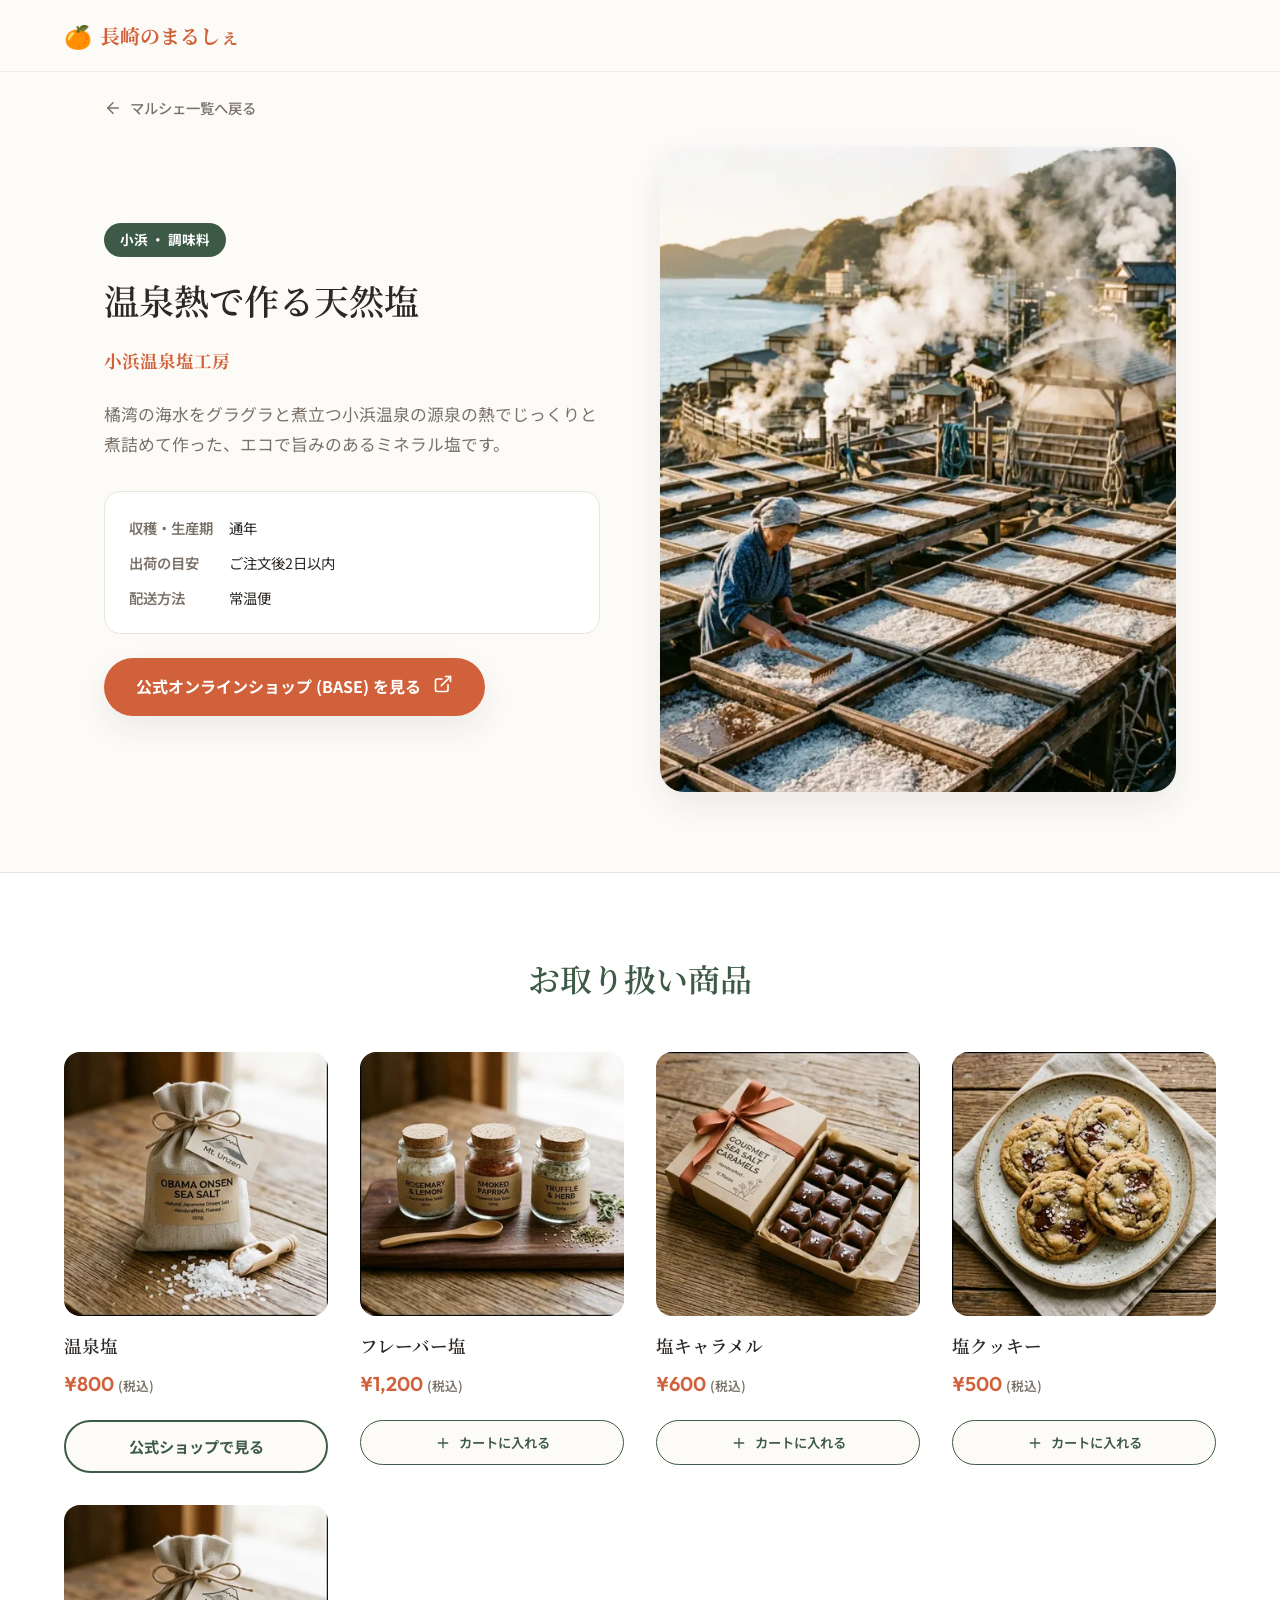
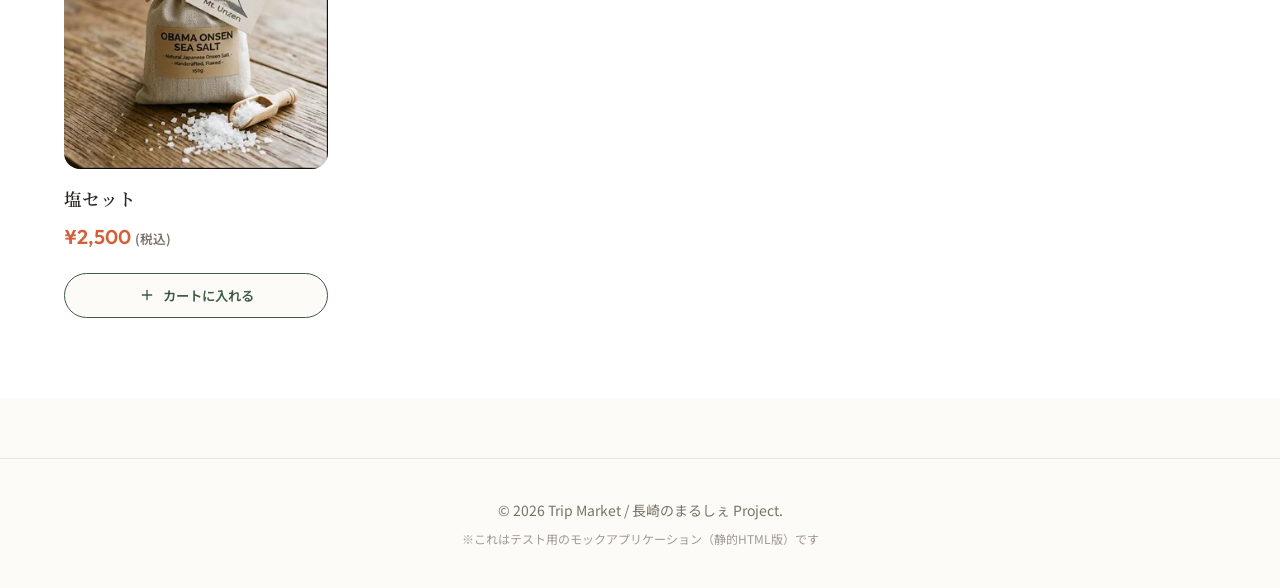
<file: shop09.html>
<!DOCTYPE html>
<html lang="ja">

<head>
    <meta charset="UTF-8">
    <meta name="viewport" content="width=device-width, initial-scale=1.0">
    <title>小浜温泉塩工房 | 長崎のまるしぇ</title>
    <link rel="preconnect" href="https://fonts.googleapis.com">
    <link rel="preconnect" href="https://fonts.gstatic.com" crossorigin>
    <link
        href="https://fonts.googleapis.com/css2?family=Noto+Sans+JP:wght@400;500;700&family=Noto+Serif+JP:wght@400;600;900&family=Outfit:wght@300;400;600&display=swap"
        rel="stylesheet">
    <link rel="stylesheet" href="style.css">
    <meta name="theme-color" content="#fdfbf7">
</head>

<body>
    <header class="global-header">
        <a href="index.html" class="brand-logo">
            <span class="marche-icon">🍊</span> 長崎のまるしぇ
        </a>
        <div class="header-actions">
            <!-- Cart Button Removed -->
        </div>
    </header>

    <main>
        <div class="shop-view">
            <div class="shop-nav">
                <a href="index.html" class="back-btn">
                    <svg width="18" height="18" viewBox="0 0 24 24" fill="none" stroke="currentColor" stroke-width="2"
                        stroke-linecap="round" stroke-linejoin="round">
                        <line x1="19" y1="12" x2="5" y2="12"></line>
                        <polyline points="12 19 5 12 12 5"></polyline>
                    </svg>
                    マルシェ一覧へ戻る
                </a>
            </div>
            <div class="shop-hero">
                <div class="shop-hero-content">
                    <span class="shop-hero-area">小浜 ・ 調味料</span>
                    <h1 class="shop-hero-concept serif">温泉熱で作る天然塩</h1>
                    <h2 class="shop-hero-name">小浜温泉塩工房</h2>
                    <p class="shop-hero-desc">橘湾の海水をグラグラと煮立つ小浜温泉の源泉の熱でじっくりと煮詰めて作った、エコで旨みのあるミネラル塩です。</p>
                    <div class="shop-meta-info">
                        <div class="shop-meta-item">
                            <span class="shop-meta-label">収穫・生産期</span>
                            <span class="shop-meta-value">通年</span>
                        </div>
                        <div class="shop-meta-item">
                            <span class="shop-meta-label">出荷の目安</span>
                            <span class="shop-meta-value">ご注文後2日以内</span>
                        </div>
                        <div class="shop-meta-item">
                            <span class="shop-meta-label">配送方法</span>
                            <span class="shop-meta-value">常温便</span>
                        </div>
                    </div>
                    <a href="https://thebase.in/" target="_blank" rel="noopener" class="shop-external-link">
                        公式オンラインショップ (BASE) を見る
                        <svg width="20" height="20" viewBox="0 0 24 24" fill="none" stroke="currentColor"
                            stroke-width="2" stroke-linecap="round" stroke-linejoin="round">
                            <path d="M18 13v6a2 2 0 0 1-2 2H5a2 2 0 0 1-2-2V8a2 2 0 0 1 2-2h6"></path>
                            <polyline points="15 3 21 3 21 9"></polyline>
                            <line x1="10" y1="14" x2="21" y2="3"></line>
                        </svg>
                    </a>
                </div>
                <div class="shop-hero-image">
                    <img src="images/shop09_hero.webp" alt="小浜温泉塩工房のイメージ">
                </div>
            </div>
            <div class="products-section">
                <div class="products-section-inner">
                    <h3 class="section-title serif">お取り扱い商品</h3>
                    <div class="products-grid">

                        <div class="product-card">
                            <div class="product-img-wrap">
                                <img src="images/shop09_p1.webp" alt="温泉塩" class="product-img" loading="lazy">
                            </div>
                            <div class="product-info">
                                <h4 class="product-name">温泉塩</h4>
                                <div class="product-price">&yen;800 <span>(税込)</span></div>
                                <a href="https://thebase.in/" target="_blank" rel="noopener" class="primary-action-btn">
                                    公式ショップで見る
                                </a>
                            </div>
                        </div>

                        <div class="product-card">
                            <div class="product-img-wrap">
                                <img src="images/shop09_p2.webp" alt="フレーバー塩" class="product-img" loading="lazy">
                            </div>
                            <div class="product-info">
                                <h4 class="product-name">フレーバー塩</h4>
                                <div class="product-price">&yen;1,200 <span>(税込)</span></div>
                                <button class="add-cart-btn" onclick="addToCart('p042')">
                                    <svg width="16" height="16" viewBox="0 0 24 24" fill="none" stroke="currentColor"
                                        stroke-width="2" stroke-linecap="round" stroke-linejoin="round">
                                        <line x1="12" y1="5" x2="12" y2="19"></line>
                                        <line x1="5" y1="12" x2="19" y2="12"></line>
                                    </svg>
                                    カートに入れる
                                </button>
                            </div>
                        </div>

                        <div class="product-card">
                            <div class="product-img-wrap">
                                <img src="images/shop09_p3.webp" alt="塩キャラメル" class="product-img" loading="lazy">
                            </div>
                            <div class="product-info">
                                <h4 class="product-name">塩キャラメル</h4>
                                <div class="product-price">&yen;600 <span>(税込)</span></div>
                                <button class="add-cart-btn" onclick="addToCart('p043')">
                                    <svg width="16" height="16" viewBox="0 0 24 24" fill="none" stroke="currentColor"
                                        stroke-width="2" stroke-linecap="round" stroke-linejoin="round">
                                        <line x1="12" y1="5" x2="12" y2="19"></line>
                                        <line x1="5" y1="12" x2="19" y2="12"></line>
                                    </svg>
                                    カートに入れる
                                </button>
                            </div>
                        </div>

                        <div class="product-card">
                            <div class="product-img-wrap">
                                <img src="images/shop09_p4.webp" alt="塩クッキー" class="product-img" loading="lazy">
                            </div>
                            <div class="product-info">
                                <h4 class="product-name">塩クッキー</h4>
                                <div class="product-price">&yen;500 <span>(税込)</span></div>
                                <button class="add-cart-btn" onclick="addToCart('p044')">
                                    <svg width="16" height="16" viewBox="0 0 24 24" fill="none" stroke="currentColor"
                                        stroke-width="2" stroke-linecap="round" stroke-linejoin="round">
                                        <line x1="12" y1="5" x2="12" y2="19"></line>
                                        <line x1="5" y1="12" x2="19" y2="12"></line>
                                    </svg>
                                    カートに入れる
                                </button>
                            </div>
                        </div>

                        <div class="product-card">
                            <div class="product-img-wrap">
                                <img src="images/shop09_p1.webp" alt="塩セット" class="product-img" loading="lazy">
                            </div>
                            <div class="product-info">
                                <h4 class="product-name">塩セット</h4>
                                <div class="product-price">&yen;2,500 <span>(税込)</span></div>
                                <button class="add-cart-btn" onclick="addToCart('p045')">
                                    <svg width="16" height="16" viewBox="0 0 24 24" fill="none" stroke="currentColor"
                                        stroke-width="2" stroke-linecap="round" stroke-linejoin="round">
                                        <line x1="12" y1="5" x2="12" y2="19"></line>
                                        <line x1="5" y1="12" x2="19" y2="12"></line>
                                    </svg>
                                    カートに入れる
                                </button>
                            </div>
                        </div>

                    </div>
                </div>
            </div>
        </div>
    </main>

    <footer class="global-footer">
        <p>&copy; 2026 Trip Market / 長崎のまるしぇ Project.</p>
        <p class="footnote">※これはテスト用のモックアプリケーション（静的HTML版）です</p>
    </footer>
    <script>
        // Shop interaction logic
    </script>
</body>

</html>
</file>
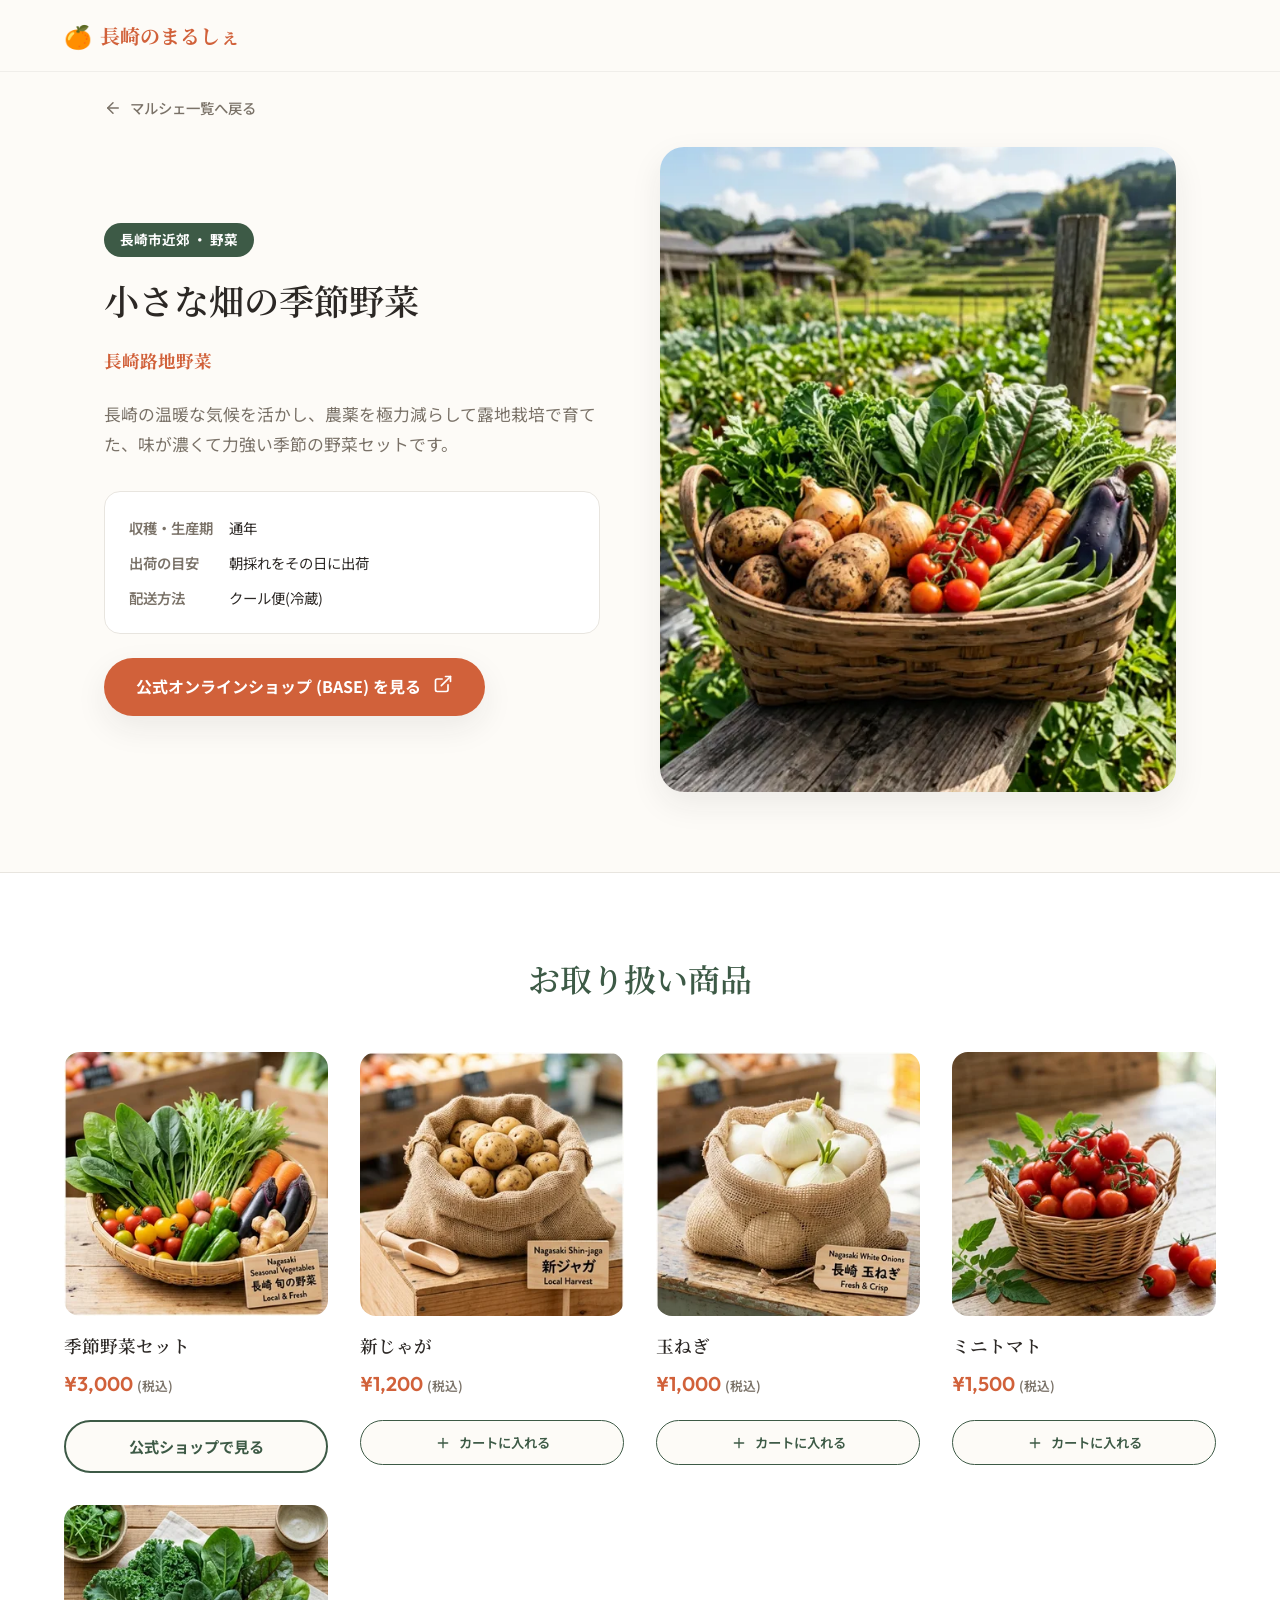
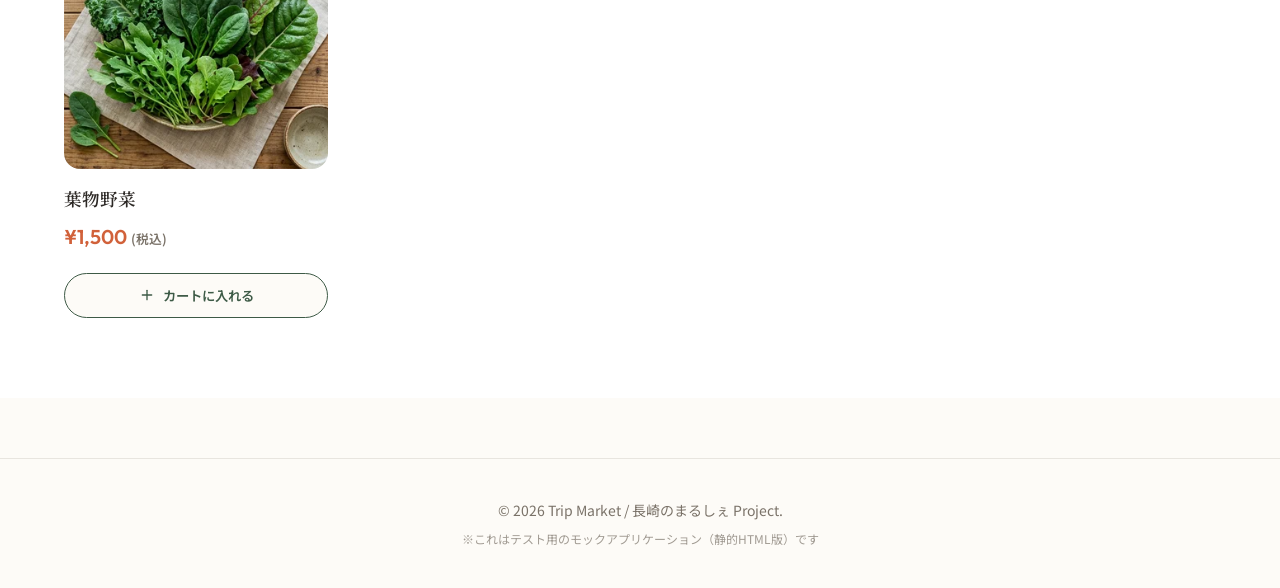
<file: shop10.html>
<!DOCTYPE html>
<html lang="ja">

<head>
    <meta charset="UTF-8">
    <meta name="viewport" content="width=device-width, initial-scale=1.0">
    <title>長崎路地野菜 | 長崎のまるしぇ</title>
    <link rel="preconnect" href="https://fonts.googleapis.com">
    <link rel="preconnect" href="https://fonts.gstatic.com" crossorigin>
    <link
        href="https://fonts.googleapis.com/css2?family=Noto+Sans+JP:wght@400;500;700&family=Noto+Serif+JP:wght@400;600;900&family=Outfit:wght@300;400;600&display=swap"
        rel="stylesheet">
    <link rel="stylesheet" href="style.css">
    <meta name="theme-color" content="#fdfbf7">
</head>

<body>
    <header class="global-header">
        <a href="index.html" class="brand-logo">
            <span class="marche-icon">🍊</span> 長崎のまるしぇ
        </a>
        <div class="header-actions">
            <!-- Cart Button Removed -->
        </div>
    </header>

    <main>
        <div class="shop-view">
            <div class="shop-nav">
                <a href="index.html" class="back-btn">
                    <svg width="18" height="18" viewBox="0 0 24 24" fill="none" stroke="currentColor" stroke-width="2"
                        stroke-linecap="round" stroke-linejoin="round">
                        <line x1="19" y1="12" x2="5" y2="12"></line>
                        <polyline points="12 19 5 12 12 5"></polyline>
                    </svg>
                    マルシェ一覧へ戻る
                </a>
            </div>
            <div class="shop-hero">
                <div class="shop-hero-content">
                    <span class="shop-hero-area">長崎市近郊 ・ 野菜</span>
                    <h1 class="shop-hero-concept serif">小さな畑の季節野菜</h1>
                    <h2 class="shop-hero-name">長崎路地野菜</h2>
                    <p class="shop-hero-desc">長崎の温暖な気候を活かし、農薬を極力減らして露地栽培で育てた、味が濃くて力強い季節の野菜セットです。</p>
                    <div class="shop-meta-info">
                        <div class="shop-meta-item">
                            <span class="shop-meta-label">収穫・生産期</span>
                            <span class="shop-meta-value">通年</span>
                        </div>
                        <div class="shop-meta-item">
                            <span class="shop-meta-label">出荷の目安</span>
                            <span class="shop-meta-value">朝採れをその日に出荷</span>
                        </div>
                        <div class="shop-meta-item">
                            <span class="shop-meta-label">配送方法</span>
                            <span class="shop-meta-value">クール便(冷蔵)</span>
                        </div>
                    </div>
                    <a href="https://thebase.in/" target="_blank" rel="noopener" class="shop-external-link">
                        公式オンラインショップ (BASE) を見る
                        <svg width="20" height="20" viewBox="0 0 24 24" fill="none" stroke="currentColor"
                            stroke-width="2" stroke-linecap="round" stroke-linejoin="round">
                            <path d="M18 13v6a2 2 0 0 1-2 2H5a2 2 0 0 1-2-2V8a2 2 0 0 1 2-2h6"></path>
                            <polyline points="15 3 21 3 21 9"></polyline>
                            <line x1="10" y1="14" x2="21" y2="3"></line>
                        </svg>
                    </a>
                </div>
                <div class="shop-hero-image">
                    <img src="images/shop10_hero.webp" alt="長崎路地野菜のイメージ">
                </div>
            </div>
            <div class="products-section">
                <div class="products-section-inner">
                    <h3 class="section-title serif">お取り扱い商品</h3>
                    <div class="products-grid">

                        <div class="product-card">
                            <div class="product-img-wrap">
                                <img src="images/shop10_p1.webp" alt="季節野菜セット" class="product-img" loading="lazy">
                            </div>
                            <div class="product-info">
                                <h4 class="product-name">季節野菜セット</h4>
                                <div class="product-price">&yen;3,000 <span>(税込)</span></div>
                                <a href="https://thebase.in/" target="_blank" rel="noopener" class="primary-action-btn">
                                    公式ショップで見る
                                </a>
                            </div>
                        </div>

                        <div class="product-card">
                            <div class="product-img-wrap">
                                <img src="images/shop10_p2.webp" alt="新じゃが" class="product-img" loading="lazy">
                            </div>
                            <div class="product-info">
                                <h4 class="product-name">新じゃが</h4>
                                <div class="product-price">&yen;1,200 <span>(税込)</span></div>
                                <button class="add-cart-btn" onclick="addToCart('p047')">
                                    <svg width="16" height="16" viewBox="0 0 24 24" fill="none" stroke="currentColor"
                                        stroke-width="2" stroke-linecap="round" stroke-linejoin="round">
                                        <line x1="12" y1="5" x2="12" y2="19"></line>
                                        <line x1="5" y1="12" x2="19" y2="12"></line>
                                    </svg>
                                    カートに入れる
                                </button>
                            </div>
                        </div>

                        <div class="product-card">
                            <div class="product-img-wrap">
                                <img src="images/shop10_p3.webp" alt="玉ねぎ" class="product-img" loading="lazy">
                            </div>
                            <div class="product-info">
                                <h4 class="product-name">玉ねぎ</h4>
                                <div class="product-price">&yen;1,000 <span>(税込)</span></div>
                                <button class="add-cart-btn" onclick="addToCart('p048')">
                                    <svg width="16" height="16" viewBox="0 0 24 24" fill="none" stroke="currentColor"
                                        stroke-width="2" stroke-linecap="round" stroke-linejoin="round">
                                        <line x1="12" y1="5" x2="12" y2="19"></line>
                                        <line x1="5" y1="12" x2="19" y2="12"></line>
                                    </svg>
                                    カートに入れる
                                </button>
                            </div>
                        </div>

                        <div class="product-card">
                            <div class="product-img-wrap">
                                <img src="images/shop10_p4.webp" alt="ミニトマト" class="product-img" loading="lazy">
                            </div>
                            <div class="product-info">
                                <h4 class="product-name">ミニトマト</h4>
                                <div class="product-price">&yen;1,500 <span>(税込)</span></div>
                                <button class="add-cart-btn" onclick="addToCart('p049')">
                                    <svg width="16" height="16" viewBox="0 0 24 24" fill="none" stroke="currentColor"
                                        stroke-width="2" stroke-linecap="round" stroke-linejoin="round">
                                        <line x1="12" y1="5" x2="12" y2="19"></line>
                                        <line x1="5" y1="12" x2="19" y2="12"></line>
                                    </svg>
                                    カートに入れる
                                </button>
                            </div>
                        </div>

                        <div class="product-card">
                            <div class="product-img-wrap">
                                <img src="images/shop10_p5.webp" alt="葉物野菜" class="product-img" loading="lazy">
                            </div>
                            <div class="product-info">
                                <h4 class="product-name">葉物野菜</h4>
                                <div class="product-price">&yen;1,500 <span>(税込)</span></div>
                                <button class="add-cart-btn" onclick="addToCart('p050')">
                                    <svg width="16" height="16" viewBox="0 0 24 24" fill="none" stroke="currentColor"
                                        stroke-width="2" stroke-linecap="round" stroke-linejoin="round">
                                        <line x1="12" y1="5" x2="12" y2="19"></line>
                                        <line x1="5" y1="12" x2="19" y2="12"></line>
                                    </svg>
                                    カートに入れる
                                </button>
                            </div>
                        </div>

                    </div>
                </div>
            </div>
        </div>
    </main>

    <footer class="global-footer">
        <p>&copy; 2026 Trip Market / 長崎のまるしぇ Project.</p>
        <p class="footnote">※これはテスト用のモックアプリケーション（静的HTML版）です</p>
    </footer>
    <script>
        // Shop interaction logic
    </script>
</body>

</html>
</file>
<file: style.css>
/* ==================================
   CSS Variables & Design Tokens
   ================================== */
:root {
  /* Warm, natural palette inspired by Nagasaki Marche */
  --color-primary: #D1613A;
  /* Terracotta / Mikan */
  --color-primary-dark: #A84928;
  --color-secondary: #3D5A46;
  /* Matcha / Forest Green */
  --color-secondary-light: #5A7E65;
  --color-bg-body: #FDFBF7;
  /* Warm Paper */
  --color-bg-surface: #FFFFFF;
  --color-text-main: #2C2825;
  --color-text-muted: #7A7268;
  --color-border: #E8E5DF;

  --font-serif: 'Noto Serif JP', serif;
  --font-sans: 'Noto Sans JP', sans-serif;
  --font-en: 'Outfit', sans-serif;

  --shadow-sm: 0 4px 16px rgba(44, 40, 37, 0.04);
  --shadow-md: 0 12px 32px rgba(44, 40, 37, 0.08);
  --shadow-hover: 0 20px 48px rgba(44, 40, 37, 0.12);

  --radius-sm: 8px;
  --radius-md: 16px;
  --radius-lg: 24px;
  --radius-full: 999px;

  --transition-fast: all 0.2s cubic-bezier(0.25, 0.8, 0.25, 1);
  --transition-smooth: all 0.4s cubic-bezier(0.16, 1, 0.3, 1);

  --spacing-container: 5vw;
}

/* ==================================
   Reset & Base Styles
   ================================== */
* {
  margin: 0;
  padding: 0;
  box-sizing: border-box;
}

body {
  font-family: var(--font-sans);
  background-color: var(--color-bg-body);
  color: var(--color-text-main);
  line-height: 1.6;
  -webkit-font-smoothing: antialiased;
  -moz-osx-font-smoothing: grayscale;
}

h1,
h2,
h3,
h4,
.serif {
  font-family: var(--font-serif);
  font-weight: 600;
}

a {
  text-decoration: none;
  color: inherit;
}

img {
  max-width: 100%;
  border-radius: var(--radius-sm);
  display: block;
}

button {
  font-family: var(--font-sans);
  cursor: pointer;
  border: none;
  background: none;
}

/* ==================================
   Layout & Components
   ================================== */
.global-header {
  position: fixed;
  top: 0;
  left: 0;
  right: 0;
  height: 72px;
  background: rgba(253, 251, 247, 0.85);
  backdrop-filter: blur(12px);
  -webkit-backdrop-filter: blur(12px);
  display: flex;
  align-items: center;
  justify-content: space-between;
  padding: 0 var(--spacing-container);
  z-index: 100;
  border-bottom: 1px solid rgba(0, 0, 0, 0.05);
  transition: var(--transition-smooth);
}

.brand-logo {
  font-family: var(--font-serif);
  font-size: 1.25rem;
  font-weight: 700;
  color: var(--color-primary);
  display: flex;
  align-items: center;
  gap: 8px;
  transition: opacity 0.2s;
}

.brand-logo:hover {
  opacity: 0.8;
}

.marche-icon {
  font-size: 1.4rem;
}

/* Cart functionality removed - replaced by external links */
/* .header-actions .cart-btn was here */
/* .cart-badge was here */

.primary-action-btn {
  margin-top: 12px;
  background: var(--color-bg-body);
  border: 2px solid var(--color-secondary);
  color: var(--color-secondary);
  padding: 12px 24px;
  border-radius: var(--radius-full);
  font-weight: 700;
  display: inline-flex;
  align-items: center;
  justify-content: center;
  gap: 10px;
  transition: var(--transition-fast);
  font-size: 0.95rem;
}

.primary-action-btn:hover {
  background: var(--color-secondary);
  color: #fff;
  transform: translateY(-2px);
  box-shadow: var(--shadow-sm);
}

.shop-external-link {
  display: inline-flex;
  background: var(--color-primary);
  color: #fff;
  padding: 16px 32px;
  border-radius: var(--radius-full);
  font-weight: 700;
  gap: 12px;
  box-shadow: var(--shadow-md);
  transition: var(--transition-smooth);
  margin-top: 24px;
}

.shop-external-link:hover {
  background: var(--color-primary-dark);
  transform: translateY(-4px);
  box-shadow: var(--shadow-hover);
}

main {
  min-height: calc(100vh - 72px - 80px);
  padding-top: 72px;
  /* Offset for fixed header */
}

.global-footer {
  text-align: center;
  padding: 40px var(--spacing-container);
  color: var(--color-text-muted);
  font-size: 0.875rem;
  border-top: 1px solid var(--color-border);
  margin-top: 60px;
}

.global-footer .footnote {
  font-size: 0.75rem;
  margin-top: 8px;
  opacity: 0.7;
}

/* Loader */
.loader {
  display: flex;
  flex-direction: column;
  justify-content: center;
  align-items: center;
  height: 60vh;
  gap: 16px;
  color: var(--color-primary);
}

.spinner {
  width: 40px;
  height: 40px;
  border: 3px solid rgba(209, 97, 58, 0.2);
  border-top-color: var(--color-primary);
  border-radius: 50%;
  animation: spin 1s linear infinite;
}

@keyframes spin {
  0% {
    transform: rotate(0deg);
  }

  100% {
    transform: rotate(360deg);
  }
}

/* ==================================
   Home View: Marche Portal
   ================================== */
.hero-section {
  text-align: center;
  padding: 100px var(--spacing-container) 80px;
  background: linear-gradient(160deg, rgba(61, 90, 70, 0.08) 0%, rgba(253, 251, 247, 0) 60%);
  position: relative;
}

.hero-section::after {
  content: '';
  position: absolute;
  bottom: 0;
  left: 50%;
  transform: translateX(-50%);
  width: 60px;
  height: 2px;
  background: linear-gradient(90deg, transparent, var(--color-secondary), transparent);
}

.hero-subtitle {
  font-family: var(--font-en);
  font-size: 0.78rem;
  text-transform: uppercase;
  letter-spacing: 0.35em;
  color: var(--color-secondary);
  margin-bottom: 20px;
  display: block;
  opacity: 0.75;
}

.hero-title {
  font-size: 3rem;
  color: var(--color-secondary);
  margin-bottom: 28px;
  line-height: 1.25;
  letter-spacing: -0.01em;
}

.hero-desc {
  color: var(--color-text-muted);
  max-width: 560px;
  margin: 0 auto;
  font-size: 1rem;
  line-height: 1.9;
  letter-spacing: 0.02em;
}

/* ==================================
   Home View: Shopping District Boulevard (High Density)
   ================================== */
.shopping-district-container {
  max-width: 1400px;
  margin: 0 auto;
  padding: 0 var(--spacing-container) 120px;
  position: relative;
}

.shopping-district {
  position: relative;
  display: grid;
  /* 2 columns | road | 2 columns */
  grid-template-columns: 1fr 1fr 60px 1fr 1fr;
  grid-auto-flow: dense;
  gap: 16px 20px;
  margin-top: 40px;
  align-items: start;
}

/* Central Road */
.district-road {
  position: absolute;
  top: 0;
  bottom: 0;
  left: 50%;
  transform: translateX(-50%);
  width: 60px;
  background: #E8E2D9;
  border-left: 2px dashed #D4CDC1;
  border-right: 2px dashed #D4CDC1;
  z-index: 1;
}

.district-road::before {
  content: '';
  position: absolute;
  top: 0;
  bottom: 0;
  left: 50%;
  width: 4px;
  transform: translateX(-50%);
  background-image: linear-gradient(to bottom, #D4CDC1 50%, transparent 50%);
  background-size: 1px 20px;
}

/* Shop Placement */
.district-entry {
  position: relative;
  z-index: 2;
  display: flex;
  flex-direction: column;
}

/* Side assignments (Grid columns) */
.district-entry.side-left-outer {
  grid-column: 1;
}

.district-entry.side-left-inner {
  grid-column: 2;
}

.district-entry.side-right-inner {
  grid-column: 4;
}

.district-entry.side-right-outer {
  grid-column: 5;
}

/* Connecting Path (Only for inner shops) */
.entry-path {
  position: absolute;
  top: 40px;
  width: 20px;
  height: 8px;
  background: #E8E2D9;
  z-index: -1;
}

.side-left-inner .entry-path {
  right: -20px;
}

.side-right-inner .entry-path {
  left: -20px;
}

/* Decorations */
.street-lamp {
  position: absolute;
  top: -10px;
  font-size: 20px;
  z-index: 5;
}

.side-left-inner .street-lamp {
  right: -10px;
}

.side-right-inner .street-lamp {
  left: -10px;
}

.street-tree,
.street-bench,
.street-fountain {
  position: absolute;
  font-size: 24px;
  opacity: 0.8;
  z-index: 0;
}

.street-tree {
  top: -25px;
  left: 10px;
}

.street-bench {
  bottom: -15px;
  right: 10px;
}

.street-fountain {
  top: 50%;
  right: -25px;
  transform: translateY(-50%);
}

/* Shop Card (Compact) */
.shop-card {
  background: var(--color-bg-surface);
  border-radius: var(--radius-md);
  overflow: hidden;
  box-shadow: var(--shadow-sm);
  transition: var(--transition-smooth);
  display: flex;
  flex-direction: column;
  text-align: left;
  border: 1px solid var(--color-border);
  position: relative;
}

.shop-card:hover {
  transform: translateY(-4px);
  box-shadow: var(--shadow-hover);
  border-color: rgba(209, 97, 58, 0.2);
}

/* Status: Coming Soon */
.shop-card.status-coming-soon {
  opacity: 0.9;
  cursor: default;
  background: #f9f8f6;
}

.status-badge {
  position: absolute;
  inset: 0;
  background: rgba(44, 40, 37, 0.3);
  backdrop-filter: blur(1px);
  display: flex;
  justify-content: center;
  align-items: center;
  z-index: 10;
  color: #fff;
  font-weight: 700;
  font-size: 0.9rem;
  opacity: 0;
  transition: var(--transition-fast);
}

.shop-card.status-coming-soon .status-badge {
  opacity: 1;
}

.shop-card-img-wrap {
  position: relative;
  aspect-ratio: 16/10;
  overflow: hidden;
}

.shop-card-img {
  width: 100%;
  height: 100%;
  object-fit: cover;
  transition: transform 0.6s cubic-bezier(0.16, 1, 0.3, 1);
}

.shop-category-badge {
  position: absolute;
  top: 8px;
  left: 8px;
  background: rgba(255, 255, 255, 0.95);
  color: var(--color-secondary);
  font-size: 0.65rem;
  font-weight: 700;
  padding: 2px 8px;
  border-radius: var(--radius-full);
  z-index: 5;
}

.shop-card-body {
  padding: 12px 14px;
  flex: 1;
}

.shop-card-area {
  font-size: 0.7rem;
  color: var(--color-primary);
  font-weight: 600;
  margin-bottom: 2px;
}

.shop-card-title {
  font-size: 0.95rem;
  margin-bottom: 2px;
  color: var(--color-text-main);
  line-height: 1.3;
}

.shop-card-concept {
  font-size: 0.75rem;
  color: var(--color-text-muted);
  line-height: 1.4;
  margin-bottom: 8px;
}

.shop-card-action {
  font-weight: 700;
  color: var(--color-secondary);
  font-size: 0.75rem;
  display: flex;
  align-items: center;
  gap: 4px;
}

/* ==================================
   Shop View: Pera-ichi EC Let
   ================================== */
.shop-view {
  animation: fadeIn 0.5s ease-out forwards;
}

@keyframes fadeIn {
  from {
    opacity: 0;
    transform: translateY(10px);
  }

  to {
    opacity: 1;
    transform: translateY(0);
  }
}

.shop-nav {
  padding: 24px var(--spacing-container);
  max-width: 1200px;
  margin: 0 auto;
}

.back-btn {
  display: inline-flex;
  align-items: center;
  gap: 8px;
  color: var(--color-text-muted);
  font-size: 0.9rem;
  font-weight: 500;
  transition: var(--transition-fast);
}

.back-btn:hover {
  color: var(--color-primary);
}

/* Shop Hero */
.shop-hero {
  max-width: 1200px;
  margin: 0 auto;
  padding: 0 var(--spacing-container);
  display: grid;
  grid-template-columns: 1fr 1fr;
  gap: 40px;
  align-items: center;
  margin-bottom: 80px;
}

.shop-hero-image {
  aspect-ratio: 4/5;
  border-radius: var(--radius-lg);
  overflow: hidden;
  box-shadow: var(--shadow-md);
}

.shop-hero-image img {
  width: 100%;
  height: 100%;
  object-fit: cover;
  border-radius: 0;
}

.shop-hero-content {
  padding-right: 20px;
}

.shop-hero-area {
  display: inline-block;
  font-size: 0.85rem;
  font-weight: 700;
  color: #fff;
  background: var(--color-secondary);
  padding: 6px 16px;
  border-radius: var(--radius-full);
  margin-bottom: 20px;
}

.shop-hero-concept {
  font-size: 2.2rem;
  line-height: 1.3;
  margin-bottom: 24px;
  color: var(--color-text-main);
}

.shop-hero-name {
  font-size: 1.1rem;
  color: var(--color-primary);
  font-weight: 700;
  margin-bottom: 24px;
}

.shop-hero-desc {
  font-size: 1.05rem;
  color: var(--color-text-muted);
  line-height: 1.8;
  margin-bottom: 32px;
}

.shop-meta-info {
  background: #fff;
  padding: 24px;
  border-radius: var(--radius-md);
  border: 1px solid var(--color-border);
}

.shop-meta-item {
  display: flex;
  margin-bottom: 12px;
  font-size: 0.9rem;
}

.shop-meta-item:last-child {
  margin-bottom: 0;
}

.shop-meta-label {
  width: 100px;
  color: var(--color-text-muted);
  font-weight: 600;
}

.shop-meta-value {
  color: var(--color-text-main);
  flex: 1;
}

/* Products Section */
.products-section {
  background: var(--color-bg-surface);
  padding: 80px var(--spacing-container);
  border-top: 1px solid var(--color-border);
}

.products-section-inner {
  max-width: 1200px;
  margin: 0 auto;
}

.section-title {
  text-align: center;
  font-size: 2rem;
  color: var(--color-secondary);
  margin-bottom: 48px;
}

.products-grid {
  display: grid;
  grid-template-columns: repeat(auto-fill, minmax(260px, 1fr));
  gap: 32px;
}

.product-card {
  display: flex;
  flex-direction: column;
  transition: var(--transition-fast);
}

.product-card:hover .product-img {
  transform: translateY(-4px);
  box-shadow: var(--shadow-hover);
}

.product-img-wrap {
  aspect-ratio: 1/1;
  border-radius: var(--radius-md);
  overflow: hidden;
  margin-bottom: 16px;
  background: #f0f0f0;
}

.product-img {
  width: 100%;
  height: 100%;
  object-fit: cover;
  transition: var(--transition-smooth);
  border-radius: 0;
}

.product-info {
  display: flex;
  flex-direction: column;
  gap: 8px;
}

.product-name {
  font-size: 1.1rem;
  font-weight: 600;
  color: var(--color-text-main);
}

.product-price {
  font-family: var(--font-en);
  font-size: 1.25rem;
  color: var(--color-primary);
  font-weight: 600;
}

.product-price span {
  font-size: 0.8rem;
  color: var(--color-text-muted);
  font-family: var(--font-sans);
}

.add-cart-btn {
  margin-top: 12px;
  background: var(--color-bg-body);
  border: 1px solid var(--color-secondary);
  color: var(--color-secondary);
  padding: 12px 0;
  border-radius: var(--radius-full);
  font-weight: 600;
  display: flex;
  align-items: center;
  justify-content: center;
  gap: 8px;
  transition: var(--transition-fast);
}

.add-cart-btn:hover {
  background: var(--color-secondary);
  color: #fff;
  transform: translateY(-2px);
  box-shadow: var(--shadow-sm);
}

/* ==================================
   Responsive Design
   ================================== */
@media (max-width: 1100px) {
  .shopping-district {
    grid-template-columns: 1fr 60px 1fr;
  }

  .district-entry.side-left-outer,
  .district-entry.side-left-inner {
    grid-column: 1;
  }

  .district-entry.side-right-inner,
  .district-entry.side-right-outer {
    grid-column: 3;
  }

  .side-left-outer .street-tree,
  .side-left-inner .street-tree {
    left: auto;
    right: 10px;
  }
}

@media (max-width: 768px) {
  .shopping-district {
    grid-template-columns: 1fr 28px 1fr;
    gap: 12px 6px;
    grid-auto-rows: auto;
    align-items: stretch;
  }

  .district-road {
    width: 28px;
  }

  .district-entry.side-left-outer,
  .district-entry.side-left-inner {
    grid-column: 1;
  }

  .district-entry.side-right-inner,
  .district-entry.side-right-outer {
    grid-column: 3;
  }

  /* 狭いのでパスとランプは非表示 */
  .entry-path {
    display: none;
  }

  .street-lamp {
    display: none;
  }

  /* 街路樹・ベンチなどは表示（サイズ縮小） */
  .street-tree,
  .street-bench,
  .street-fountain {
    font-size: 16px;
    opacity: 0.7;
  }

  /* カードテキストを小さめに */
  .shop-card-title {
    font-size: 0.8rem;
  }

  .shop-card-concept {
    font-size: 0.68rem;
  }

  .shop-card-area {
    font-size: 0.65rem;
  }

  .shop-card-body {
    padding: 8px 10px;
  }
}

@media (max-width: 600px) {
  .hero-title {
    font-size: 2rem;
  }

  .shop-hero-concept {
    font-size: 1.8rem;
  }

  .products-grid {
    grid-template-columns: repeat(2, 1fr);
    gap: 16px;
  }

  .products-section {
    padding: 60px 16px;
  }

  .add-cart-btn {
    font-size: 0.85rem;
    padding: 10px 0;
  }
}

@media (max-width: 400px) {
  .products-grid {
    grid-template-columns: 1fr;
  }
}

/* Virtual World Section */
.virtual-world-section {
  padding: 100px var(--spacing-container) 80px;
  max-width: 1400px;
  margin: 0 auto;
  text-align: center;
  position: relative;
}

.virtual-world-section::before {
  content: '';
  position: absolute;
  inset: 0;
  background: linear-gradient(135deg, rgba(61, 90, 70, 0.04) 0%, rgba(209, 97, 58, 0.03) 100%);
  pointer-events: none;
}

/* PC: iframe表示 */
.virtual-world-desktop {
  display: block;
}

/* スマホ: ボタン表示（デフォルト非表示） */
.virtual-world-mobile {
  display: none;
}

.virtual-world-container {
  position: relative;
  width: 100%;
  padding-top: 56.25%;
  background: linear-gradient(145deg, #0d1a14, #1a2e24);
  border-radius: var(--radius-lg);
  overflow: hidden;
  box-shadow:
    0 24px 64px rgba(44, 40, 37, 0.18),
    0 0 0 1px rgba(61, 90, 70, 0.15);
  margin-top: 48px;
}

.virtual-world-container iframe {
  position: absolute;
  top: 0;
  left: 0;
  width: 100%;
  height: 100%;
  border: none;
}

/* --- スマホ用バーチャルワールドUI --- */
.vw-mobile-art {
  font-size: 4.5rem;
  margin-bottom: 20px;
  filter: drop-shadow(0 4px 16px rgba(61, 90, 70, 0.3));
  animation: floatArt 4s ease-in-out infinite;
}

@keyframes floatArt {
  0%, 100% { transform: translateY(0); }
  50% { transform: translateY(-8px); }
}

.vw-mobile-caption {
  font-family: var(--font-serif);
  font-size: 1.4rem;
  font-weight: 600;
  color: var(--color-secondary);
  margin-bottom: 10px;
}

.vw-mobile-note {
  font-size: 0.82rem;
  color: var(--color-text-muted);
  line-height: 1.7;
  margin-bottom: 28px;
  max-width: 280px;
  margin-left: auto;
  margin-right: auto;
}

.vw-mobile-btn {
  display: inline-flex;
  align-items: center;
  gap: 10px;
  background: linear-gradient(135deg, var(--color-secondary), var(--color-secondary-light));
  color: #fff;
  padding: 16px 32px;
  border-radius: var(--radius-full);
  font-weight: 700;
  font-size: 0.95rem;
  box-shadow: 0 8px 24px rgba(61, 90, 70, 0.3);
  transition: var(--transition-smooth);
  letter-spacing: 0.02em;
}

.vw-mobile-btn:hover,
.vw-mobile-btn:active {
  transform: translateY(-3px);
  box-shadow: 0 12px 32px rgba(61, 90, 70, 0.4);
}

.vket-attribution {
  margin-top: 20px;
  display: flex;
  justify-content: flex-end;
  align-items: center;
  gap: 8px;
  opacity: 0.6;
  transition: var(--transition-fast);
}

.vket-attribution:hover {
  opacity: 1;
}

.vket-logo-link {
  display: block;
  height: 24px;
}

.vket-logo-link img {
  height: 100%;
  width: auto;
  border-radius: 0;
}

/* スマホではiframeを隠し、ボタンUIを表示 */
@media (max-width: 768px) {
  .virtual-world-desktop {
    display: none !important;
  }

  .virtual-world-mobile {
    display: flex;
    flex-direction: column;
    align-items: center;
    justify-content: center;
    margin-top: 40px;
    aspect-ratio: 9 / 16;
    padding: 32px 24px;
    background: linear-gradient(145deg, rgba(61, 90, 70, 0.06), rgba(209, 97, 58, 0.04));
    border-radius: var(--radius-lg);
    border: 1px solid rgba(61, 90, 70, 0.12);
  }

  .vket-attribution {
    display: none;
  }
}
</file>
